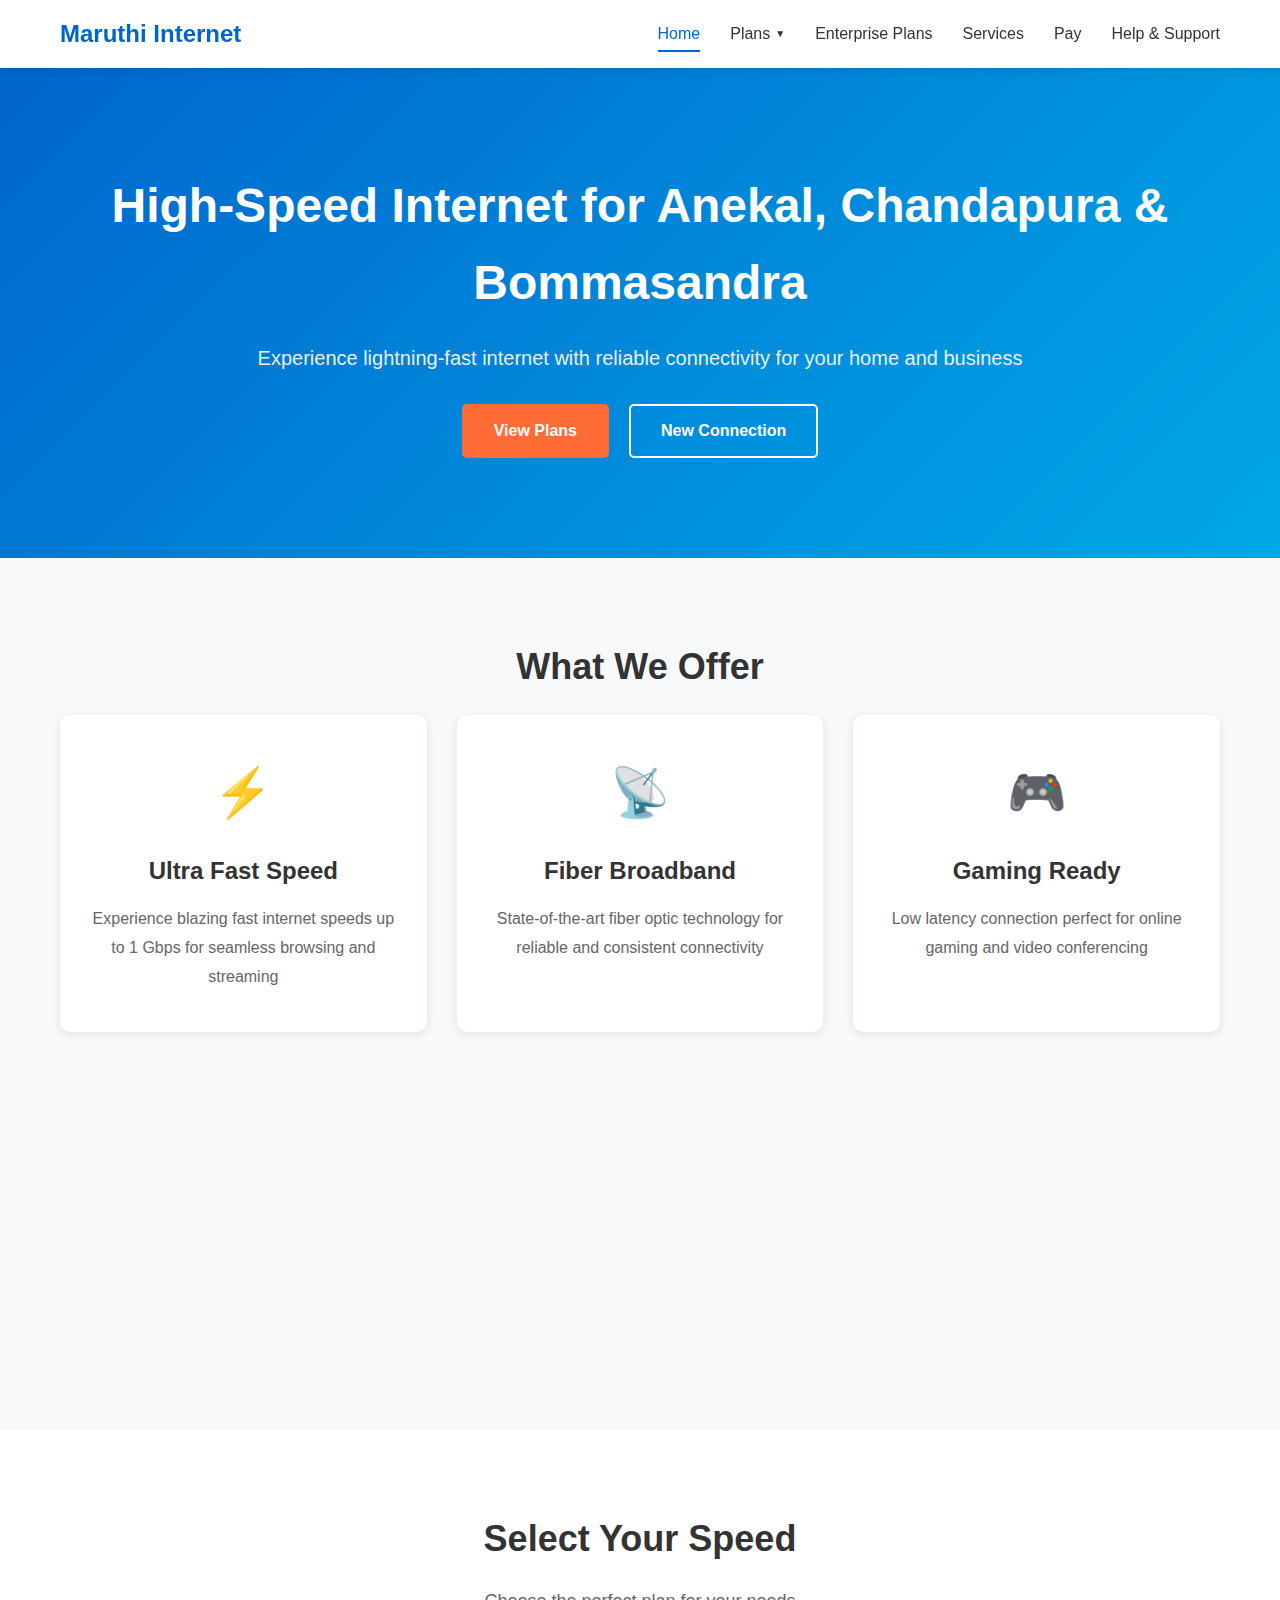
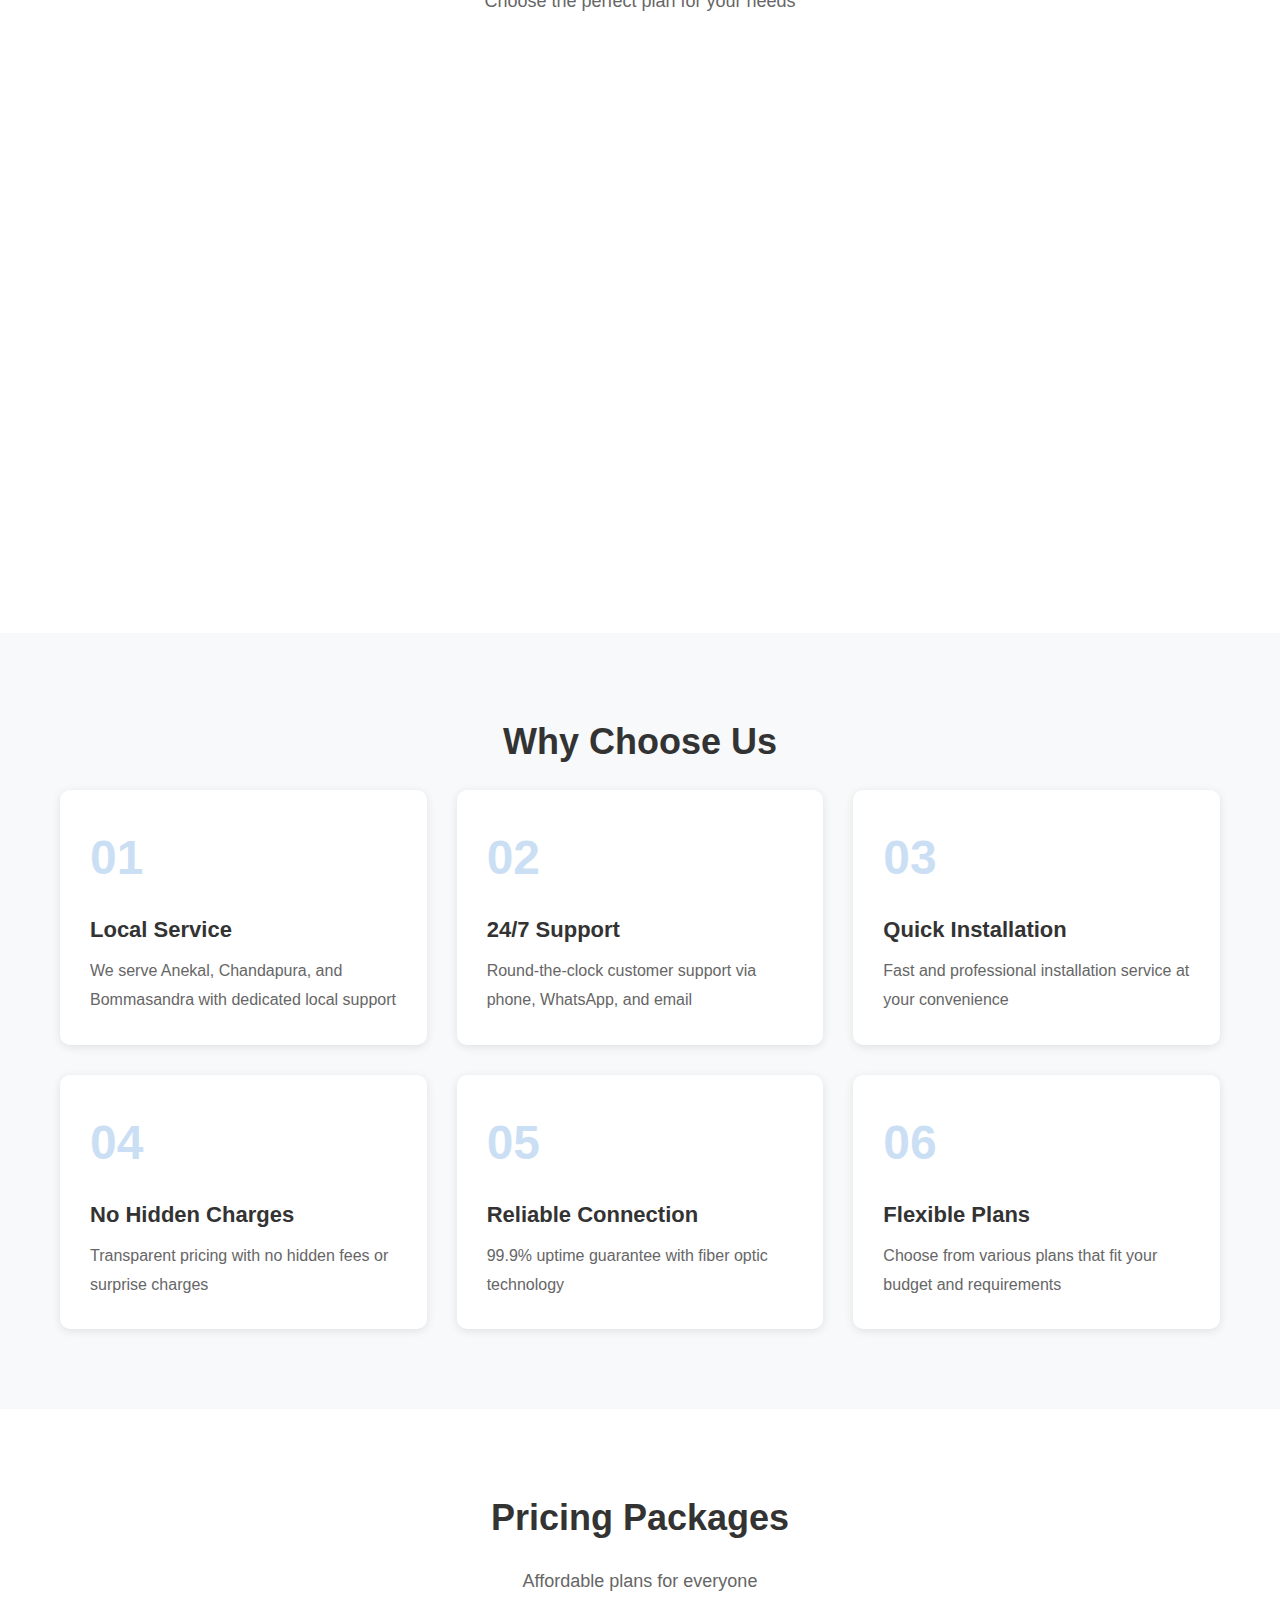
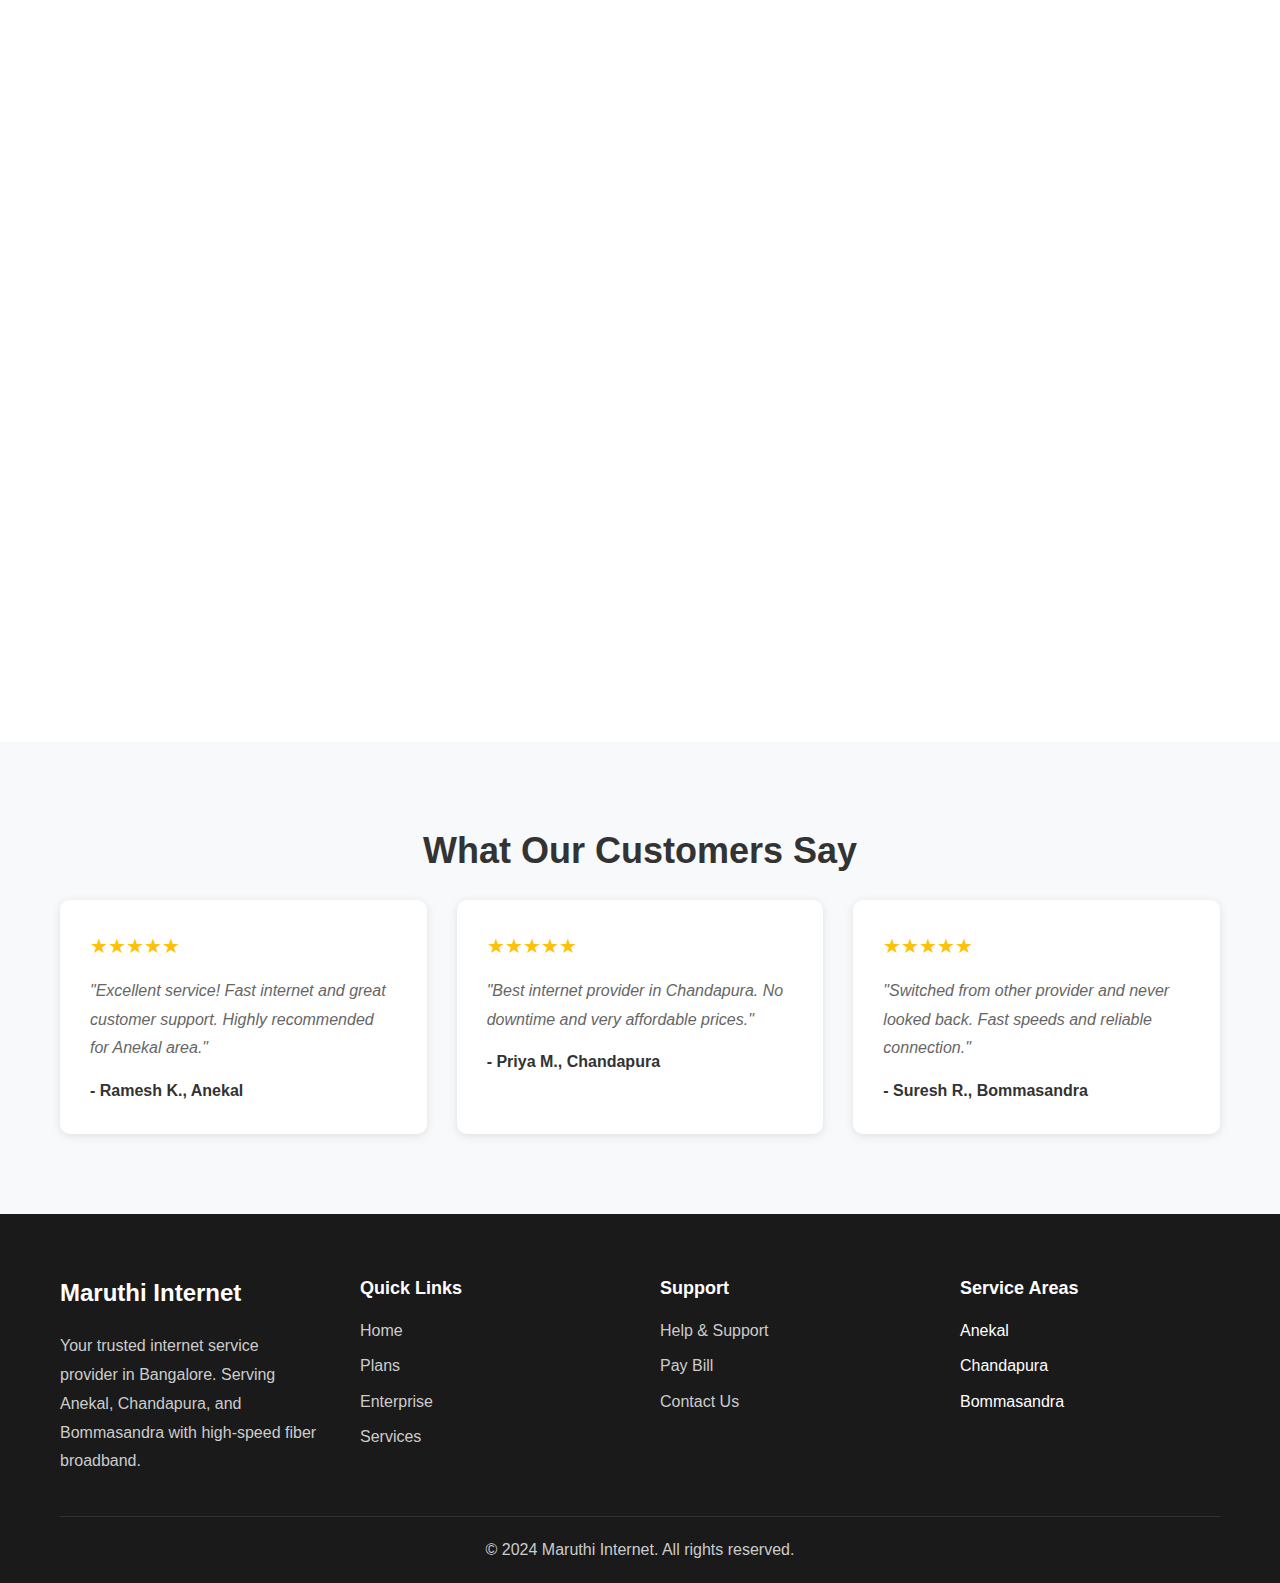
<file: index.html>
<!DOCTYPE html>
<html lang="en">
<head>
    <meta charset="UTF-8">
    <meta name="viewport" content="width=device-width, initial-scale=1.0">
    <title>Maruthi Internet - High Speed Broadband Services in Bangalore</title>
    <link rel="stylesheet" href="styles.css">
</head>
<body>
    <!-- Sticky Header -->
    <header class="sticky-header">
        <div class="container">
            <div class="header-content">
                <div class="logo">
                    <a href="index.html">Maruthi Internet</a>
                </div>
                <nav class="nav-menu" id="navMenu">
                    <a href="index.html" class="active">Home</a>
                    <div class="dropdown">
                        <a href="plans.html" class="dropdown-toggle">Plans <span>▼</span></a>
                        <div class="dropdown-menu">
                            <a href="plans.html#internet">Internet</a>
                            <a href="plans.html#entertainment">Entertainment</a>
                        </div>
                    </div>
                    <a href="enterprise.html">Enterprise Plans</a>
                    <a href="services.html">Services</a>
                    <a href="pay.html">Pay</a>
                    <a href="help-support.html">Help & Support</a>
                </nav>
                <button class="mobile-menu-toggle" id="mobileMenuToggle">
                    <span></span>
                    <span></span>
                    <span></span>
                </button>
            </div>
        </div>
    </header>

    <!-- Hero Section -->
    <section class="hero">
        <div class="container">
            <div class="hero-content">
                <h1>High-Speed Internet for Anekal, Chandapura & Bommasandra</h1>
                <p>Experience lightning-fast internet with reliable connectivity for your home and business</p>
                <div class="hero-buttons">
                    <a href="#pricing" class="btn btn-primary">View Plans</a>
                    <a href="help-support.html" class="btn btn-secondary">New Connection</a>
                </div>
            </div>
        </div>
    </section>

    <!-- What We Offer -->
    <section class="what-we-offer">
        <div class="container">
            <h2 class="section-title">What We Offer</h2>
            <div class="offer-grid">
                <div class="offer-card">
                    <div class="offer-icon">⚡</div>
                    <h3>Ultra Fast Speed</h3>
                    <p>Experience blazing fast internet speeds up to 1 Gbps for seamless browsing and streaming</p>
                </div>
                <div class="offer-card">
                    <div class="offer-icon">📡</div>
                    <h3>Fiber Broadband</h3>
                    <p>State-of-the-art fiber optic technology for reliable and consistent connectivity</p>
                </div>
                <div class="offer-card">
                    <div class="offer-icon">🎮</div>
                    <h3>Gaming Ready</h3>
                    <p>Low latency connection perfect for online gaming and video conferencing</p>
                </div>
                <div class="offer-card">
                    <div class="offer-icon">📺</div>
                    <h3>Entertainment Plans</h3>
                    <p>Bundle plans with internet and entertainment services for the whole family</p>
                </div>
                <div class="offer-card">
                    <div class="offer-icon">🏢</div>
                    <h3>Enterprise Solutions</h3>
                    <p>Dedicated internet leased lines for businesses with 24/7 support</p>
                </div>
                <div class="offer-card">
                    <div class="offer-icon">💰</div>
                    <h3>Affordable Pricing</h3>
                    <p>Competitive prices with flexible plans to suit every budget</p>
                </div>
            </div>
        </div>
    </section>

    <!-- Select Your Speed -->
    <section class="select-speed">
        <div class="container">
            <h2 class="section-title">Select Your Speed</h2>
            <p class="section-subtitle">Choose the perfect plan for your needs</p>
            <div class="speed-grid">
                <div class="speed-card">
                    <div class="speed-badge">Basic</div>
                    <h3>50 Mbps</h3>
                    <p class="speed-desc">Perfect for browsing and light streaming</p>
                    <ul>
                        <li>✓ Unlimited Data</li>
                        <li>✓ HD Streaming</li>
                        <li>✓ 24/7 Support</li>
                    </ul>
                    <a href="plans.html" class="btn btn-outline">View Details</a>
                </div>
                <div class="speed-card featured">
                    <div class="speed-badge">Popular</div>
                    <h3>100 Mbps</h3>
                    <p class="speed-desc">Ideal for families and multiple devices</p>
                    <ul>
                        <li>✓ Unlimited Data</li>
                        <li>✓ 4K Streaming</li>
                        <li>✓ Gaming Ready</li>
                        <li>✓ 24/7 Support</li>
                    </ul>
                    <a href="plans.html" class="btn btn-primary">View Details</a>
                </div>
                <div class="speed-card">
                    <div class="speed-badge">Premium</div>
                    <h3>200 Mbps</h3>
                    <p class="speed-desc">For power users and large households</p>
                    <ul>
                        <li>✓ Unlimited Data</li>
                        <li>✓ 4K Streaming</li>
                        <li>✓ Ultra Low Latency</li>
                        <li>✓ Priority Support</li>
                    </ul>
                    <a href="plans.html" class="btn btn-outline">View Details</a>
                </div>
            </div>
        </div>
    </section>

    <!-- Why Choose Us -->
    <section class="why-choose-us">
        <div class="container">
            <h2 class="section-title">Why Choose Us</h2>
            <div class="features-grid">
                <div class="feature-item">
                    <div class="feature-number">01</div>
                    <h3>Local Service</h3>
                    <p>We serve Anekal, Chandapura, and Bommasandra with dedicated local support</p>
                </div>
                <div class="feature-item">
                    <div class="feature-number">02</div>
                    <h3>24/7 Support</h3>
                    <p>Round-the-clock customer support via phone, WhatsApp, and email</p>
                </div>
                <div class="feature-item">
                    <div class="feature-number">03</div>
                    <h3>Quick Installation</h3>
                    <p>Fast and professional installation service at your convenience</p>
                </div>
                <div class="feature-item">
                    <div class="feature-number">04</div>
                    <h3>No Hidden Charges</h3>
                    <p>Transparent pricing with no hidden fees or surprise charges</p>
                </div>
                <div class="feature-item">
                    <div class="feature-number">05</div>
                    <h3>Reliable Connection</h3>
                    <p>99.9% uptime guarantee with fiber optic technology</p>
                </div>
                <div class="feature-item">
                    <div class="feature-number">06</div>
                    <h3>Flexible Plans</h3>
                    <p>Choose from various plans that fit your budget and requirements</p>
                </div>
            </div>
        </div>
    </section>

    <!-- Pricing Package -->
    <section class="pricing" id="pricing">
        <div class="container">
            <h2 class="section-title">Pricing Packages</h2>
            <p class="section-subtitle">Affordable plans for everyone</p>
            <div class="pricing-grid">
                <div class="pricing-card">
                    <h3>Basic Plan</h3>
                    <div class="price">
                        <span class="currency">₹</span>
                        <span class="amount">499</span>
                        <span class="period">/month</span>
                    </div>
                    <ul class="pricing-features">
                        <li>50 Mbps Speed</li>
                        <li>Unlimited Data</li>
                        <li>Free Installation</li>
                        <li>24/7 Support</li>
                    </ul>
                    <a href="plans.html" class="btn btn-outline">Select Plan</a>
                </div>
                <div class="pricing-card featured">
                    <div class="popular-badge">Most Popular</div>
                    <h3>Standard Plan</h3>
                    <div class="price">
                        <span class="currency">₹</span>
                        <span class="amount">799</span>
                        <span class="period">/month</span>
                    </div>
                    <ul class="pricing-features">
                        <li>100 Mbps Speed</li>
                        <li>Unlimited Data</li>
                        <li>Free Installation</li>
                        <li>Free Router</li>
                        <li>24/7 Support</li>
                    </ul>
                    <a href="plans.html" class="btn btn-primary">Select Plan</a>
                </div>
                <div class="pricing-card">
                    <h3>Premium Plan</h3>
                    <div class="price">
                        <span class="currency">₹</span>
                        <span class="amount">1299</span>
                        <span class="period">/month</span>
                    </div>
                    <ul class="pricing-features">
                        <li>200 Mbps Speed</li>
                        <li>Unlimited Data</li>
                        <li>Free Installation</li>
                        <li>Free Router</li>
                        <li>Priority Support</li>
                        <li>Static IP Available</li>
                    </ul>
                    <a href="plans.html" class="btn btn-outline">Select Plan</a>
                </div>
            </div>
        </div>
    </section>

    <!-- Reviews -->
    <section class="reviews">
        <div class="container">
            <h2 class="section-title">What Our Customers Say</h2>
            <div class="reviews-grid">
                <div class="review-card">
                    <div class="review-stars">★★★★★</div>
                    <p class="review-text">"Excellent service! Fast internet and great customer support. Highly recommended for Anekal area."</p>
                    <p class="review-author">- Ramesh K., Anekal</p>
                </div>
                <div class="review-card">
                    <div class="review-stars">★★★★★</div>
                    <p class="review-text">"Best internet provider in Chandapura. No downtime and very affordable prices."</p>
                    <p class="review-author">- Priya M., Chandapura</p>
                </div>
                <div class="review-card">
                    <div class="review-stars">★★★★★</div>
                    <p class="review-text">"Switched from other provider and never looked back. Fast speeds and reliable connection."</p>
                    <p class="review-author">- Suresh R., Bommasandra</p>
                </div>
            </div>
        </div>
    </section>

    <!-- Footer -->
    <footer class="footer">
        <div class="container">
            <div class="footer-content">
                <div class="footer-section">
                    <h3>Maruthi Internet</h3>
                    <p>Your trusted internet service provider in Bangalore. Serving Anekal, Chandapura, and Bommasandra with high-speed fiber broadband.</p>
                </div>
                <div class="footer-section">
                    <h4>Quick Links</h4>
                    <ul>
                        <li><a href="index.html">Home</a></li>
                        <li><a href="plans.html">Plans</a></li>
                        <li><a href="enterprise.html">Enterprise</a></li>
                        <li><a href="services.html">Services</a></li>
                    </ul>
                </div>
                <div class="footer-section">
                    <h4>Support</h4>
                    <ul>
                        <li><a href="help-support.html">Help & Support</a></li>
                        <li><a href="pay.html">Pay Bill</a></li>
                        <li><a href="help-support.html#contact">Contact Us</a></li>
                    </ul>
                </div>
                <div class="footer-section">
                    <h4>Service Areas</h4>
                    <ul>
                        <li>Anekal</li>
                        <li>Chandapura</li>
                        <li>Bommasandra</li>
                    </ul>
                </div>
            </div>
            <div class="footer-bottom">
                <p>&copy; 2024 Maruthi Internet. All rights reserved.</p>
            </div>
        </div>
    </footer>

    <script src="script.js"></script>
</body>
</html>
</file>
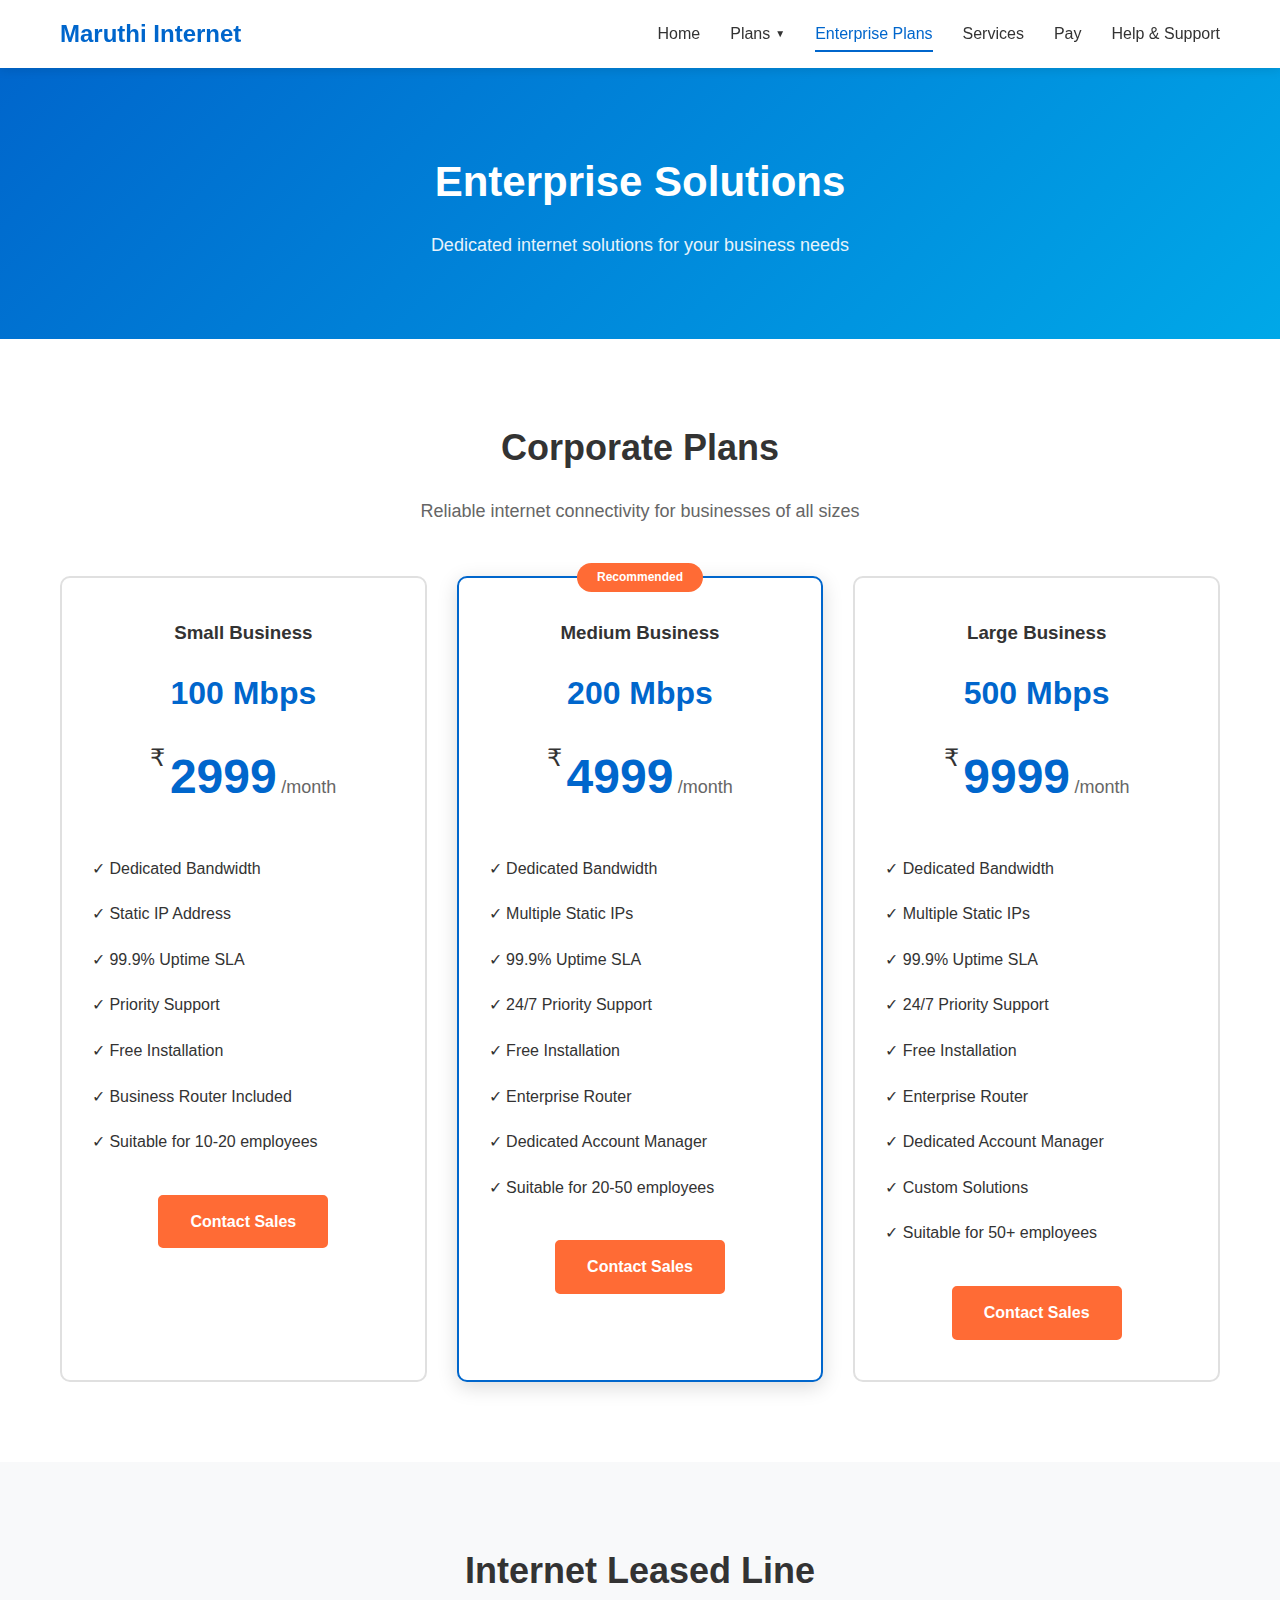
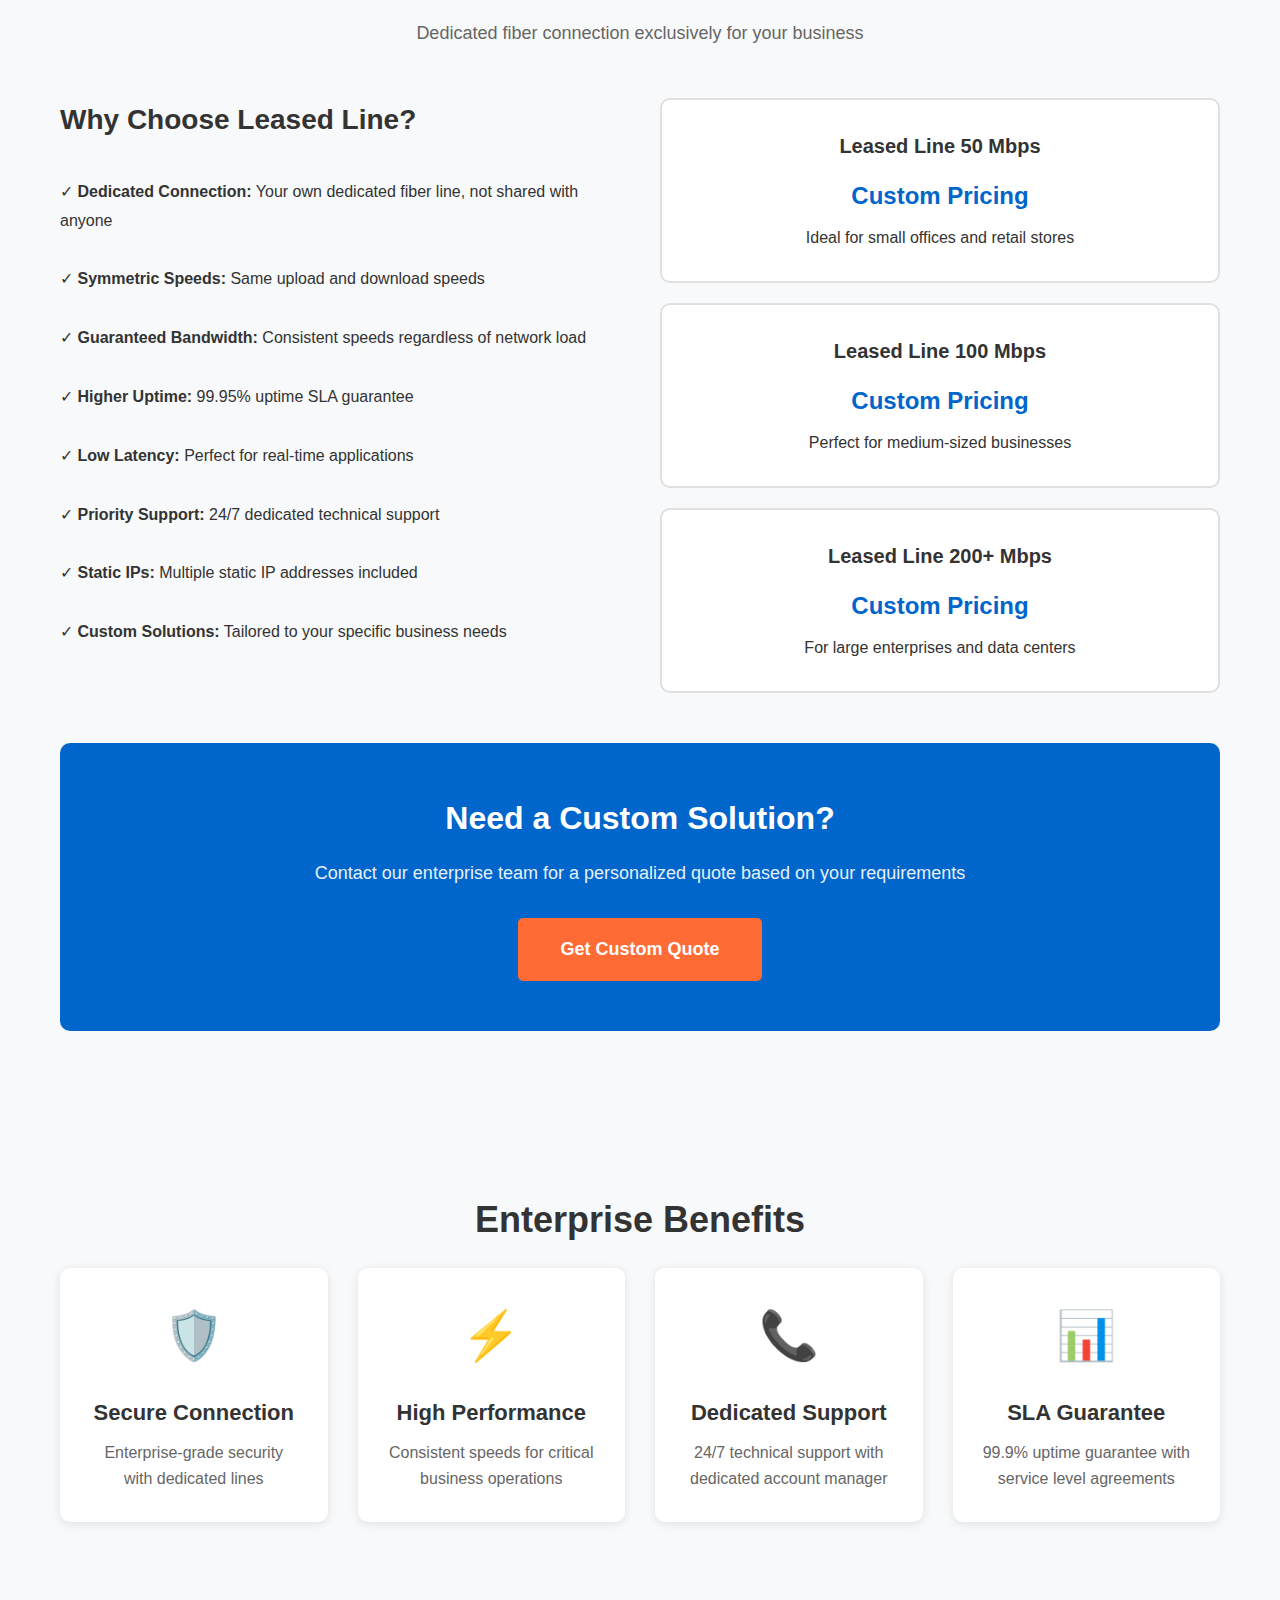
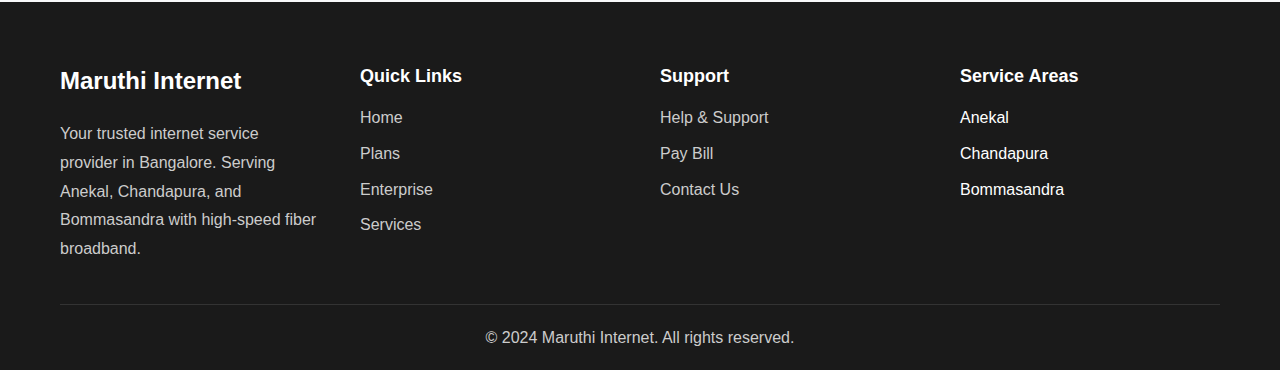
<file: enterprise.html>
<!DOCTYPE html>
<html lang="en">
<head>
    <meta charset="UTF-8">
    <meta name="viewport" content="width=device-width, initial-scale=1.0">
    <title>Enterprise Plans - Maruthi Internet</title>
    <link rel="stylesheet" href="styles.css">
</head>
<body>
    <!-- Sticky Header -->
    <header class="sticky-header">
        <div class="container">
            <div class="header-content">
                <div class="logo">
                    <a href="index.html">Maruthi Internet</a>
                </div>
                <nav class="nav-menu" id="navMenu">
                    <a href="index.html">Home</a>
                    <div class="dropdown">
                        <a href="plans.html" class="dropdown-toggle">Plans <span>▼</span></a>
                        <div class="dropdown-menu">
                            <a href="plans.html#internet">Internet</a>
                            <a href="plans.html#entertainment">Entertainment</a>
                        </div>
                    </div>
                    <a href="enterprise.html" class="active">Enterprise Plans</a>
                    <a href="services.html">Services</a>
                    <a href="pay.html">Pay</a>
                    <a href="help-support.html">Help & Support</a>
                </nav>
                <button class="mobile-menu-toggle" id="mobileMenuToggle">
                    <span></span>
                    <span></span>
                    <span></span>
                </button>
            </div>
        </div>
    </header>

    <!-- Page Header -->
    <section class="page-header">
        <div class="container">
            <h1>Enterprise Solutions</h1>
            <p>Dedicated internet solutions for your business needs</p>
        </div>
    </section>

    <!-- Corporate Plans -->
    <section class="enterprise-section">
        <div class="container">
            <h2 class="section-title">Corporate Plans</h2>
            <p class="section-subtitle">Reliable internet connectivity for businesses of all sizes</p>
            <div class="enterprise-grid">
                <div class="enterprise-card">
                    <h3>Small Business</h3>
                    <div class="enterprise-speed">100 Mbps</div>
                    <div class="enterprise-price">
                        <span class="currency">₹</span>
                        <span class="amount">2999</span>
                        <span class="period">/month</span>
                    </div>
                    <ul class="enterprise-features">
                        <li>✓ Dedicated Bandwidth</li>
                        <li>✓ Static IP Address</li>
                        <li>✓ 99.9% Uptime SLA</li>
                        <li>✓ Priority Support</li>
                        <li>✓ Free Installation</li>
                        <li>✓ Business Router Included</li>
                        <li>✓ Suitable for 10-20 employees</li>
                    </ul>
                    <a href="help-support.html" class="btn btn-primary">Contact Sales</a>
                </div>
                <div class="enterprise-card featured">
                    <div class="popular-badge">Recommended</div>
                    <h3>Medium Business</h3>
                    <div class="enterprise-speed">200 Mbps</div>
                    <div class="enterprise-price">
                        <span class="currency">₹</span>
                        <span class="amount">4999</span>
                        <span class="period">/month</span>
                    </div>
                    <ul class="enterprise-features">
                        <li>✓ Dedicated Bandwidth</li>
                        <li>✓ Multiple Static IPs</li>
                        <li>✓ 99.9% Uptime SLA</li>
                        <li>✓ 24/7 Priority Support</li>
                        <li>✓ Free Installation</li>
                        <li>✓ Enterprise Router</li>
                        <li>✓ Dedicated Account Manager</li>
                        <li>✓ Suitable for 20-50 employees</li>
                    </ul>
                    <a href="help-support.html" class="btn btn-primary">Contact Sales</a>
                </div>
                <div class="enterprise-card">
                    <h3>Large Business</h3>
                    <div class="enterprise-speed">500 Mbps</div>
                    <div class="enterprise-price">
                        <span class="currency">₹</span>
                        <span class="amount">9999</span>
                        <span class="period">/month</span>
                    </div>
                    <ul class="enterprise-features">
                        <li>✓ Dedicated Bandwidth</li>
                        <li>✓ Multiple Static IPs</li>
                        <li>✓ 99.9% Uptime SLA</li>
                        <li>✓ 24/7 Priority Support</li>
                        <li>✓ Free Installation</li>
                        <li>✓ Enterprise Router</li>
                        <li>✓ Dedicated Account Manager</li>
                        <li>✓ Custom Solutions</li>
                        <li>✓ Suitable for 50+ employees</li>
                    </ul>
                    <a href="help-support.html" class="btn btn-primary">Contact Sales</a>
                </div>
            </div>
        </div>
    </section>

    <!-- Internet Leased Line -->
    <section class="enterprise-section">
        <div class="container">
            <h2 class="section-title">Internet Leased Line</h2>
            <p class="section-subtitle">Dedicated fiber connection exclusively for your business</p>
            <div class="leased-line-info">
                <div class="info-content">
                    <h3>Why Choose Leased Line?</h3>
                    <ul class="info-list">
                        <li>✓ <strong>Dedicated Connection:</strong> Your own dedicated fiber line, not shared with anyone</li>
                        <li>✓ <strong>Symmetric Speeds:</strong> Same upload and download speeds</li>
                        <li>✓ <strong>Guaranteed Bandwidth:</strong> Consistent speeds regardless of network load</li>
                        <li>✓ <strong>Higher Uptime:</strong> 99.95% uptime SLA guarantee</li>
                        <li>✓ <strong>Low Latency:</strong> Perfect for real-time applications</li>
                        <li>✓ <strong>Priority Support:</strong> 24/7 dedicated technical support</li>
                        <li>✓ <strong>Static IPs:</strong> Multiple static IP addresses included</li>
                        <li>✓ <strong>Custom Solutions:</strong> Tailored to your specific business needs</li>
                    </ul>
                </div>
                <div class="leased-line-plans">
                    <div class="leased-line-card">
                        <h4>Leased Line 50 Mbps</h4>
                        <div class="price">Custom Pricing</div>
                        <p>Ideal for small offices and retail stores</p>
                    </div>
                    <div class="leased-line-card">
                        <h4>Leased Line 100 Mbps</h4>
                        <div class="price">Custom Pricing</div>
                        <p>Perfect for medium-sized businesses</p>
                    </div>
                    <div class="leased-line-card">
                        <h4>Leased Line 200+ Mbps</h4>
                        <div class="price">Custom Pricing</div>
                        <p>For large enterprises and data centers</p>
                    </div>
                </div>
            </div>
            <div class="cta-box">
                <h3>Need a Custom Solution?</h3>
                <p>Contact our enterprise team for a personalized quote based on your requirements</p>
                <a href="help-support.html" class="btn btn-primary btn-large">Get Custom Quote</a>
            </div>
        </div>
    </section>

    <!-- Benefits Section -->
    <section class="enterprise-benefits">
        <div class="container">
            <h2 class="section-title">Enterprise Benefits</h2>
            <div class="benefits-grid">
                <div class="benefit-item">
                    <div class="benefit-icon">🛡️</div>
                    <h3>Secure Connection</h3>
                    <p>Enterprise-grade security with dedicated lines</p>
                </div>
                <div class="benefit-item">
                    <div class="benefit-icon">⚡</div>
                    <h3>High Performance</h3>
                    <p>Consistent speeds for critical business operations</p>
                </div>
                <div class="benefit-item">
                    <div class="benefit-icon">📞</div>
                    <h3>Dedicated Support</h3>
                    <p>24/7 technical support with dedicated account manager</p>
                </div>
                <div class="benefit-item">
                    <div class="benefit-icon">📊</div>
                    <h3>SLA Guarantee</h3>
                    <p>99.9% uptime guarantee with service level agreements</p>
                </div>
            </div>
        </div>
    </section>

    <!-- Footer -->
    <footer class="footer">
        <div class="container">
            <div class="footer-content">
                <div class="footer-section">
                    <h3>Maruthi Internet</h3>
                    <p>Your trusted internet service provider in Bangalore. Serving Anekal, Chandapura, and Bommasandra with high-speed fiber broadband.</p>
                </div>
                <div class="footer-section">
                    <h4>Quick Links</h4>
                    <ul>
                        <li><a href="index.html">Home</a></li>
                        <li><a href="plans.html">Plans</a></li>
                        <li><a href="enterprise.html">Enterprise</a></li>
                        <li><a href="services.html">Services</a></li>
                    </ul>
                </div>
                <div class="footer-section">
                    <h4>Support</h4>
                    <ul>
                        <li><a href="help-support.html">Help & Support</a></li>
                        <li><a href="pay.html">Pay Bill</a></li>
                        <li><a href="help-support.html#contact">Contact Us</a></li>
                    </ul>
                </div>
                <div class="footer-section">
                    <h4>Service Areas</h4>
                    <ul>
                        <li>Anekal</li>
                        <li>Chandapura</li>
                        <li>Bommasandra</li>
                    </ul>
                </div>
            </div>
            <div class="footer-bottom">
                <p>&copy; 2024 Maruthi Internet. All rights reserved.</p>
            </div>
        </div>
    </footer>

    <script src="script.js"></script>
</body>
</html>
</file>
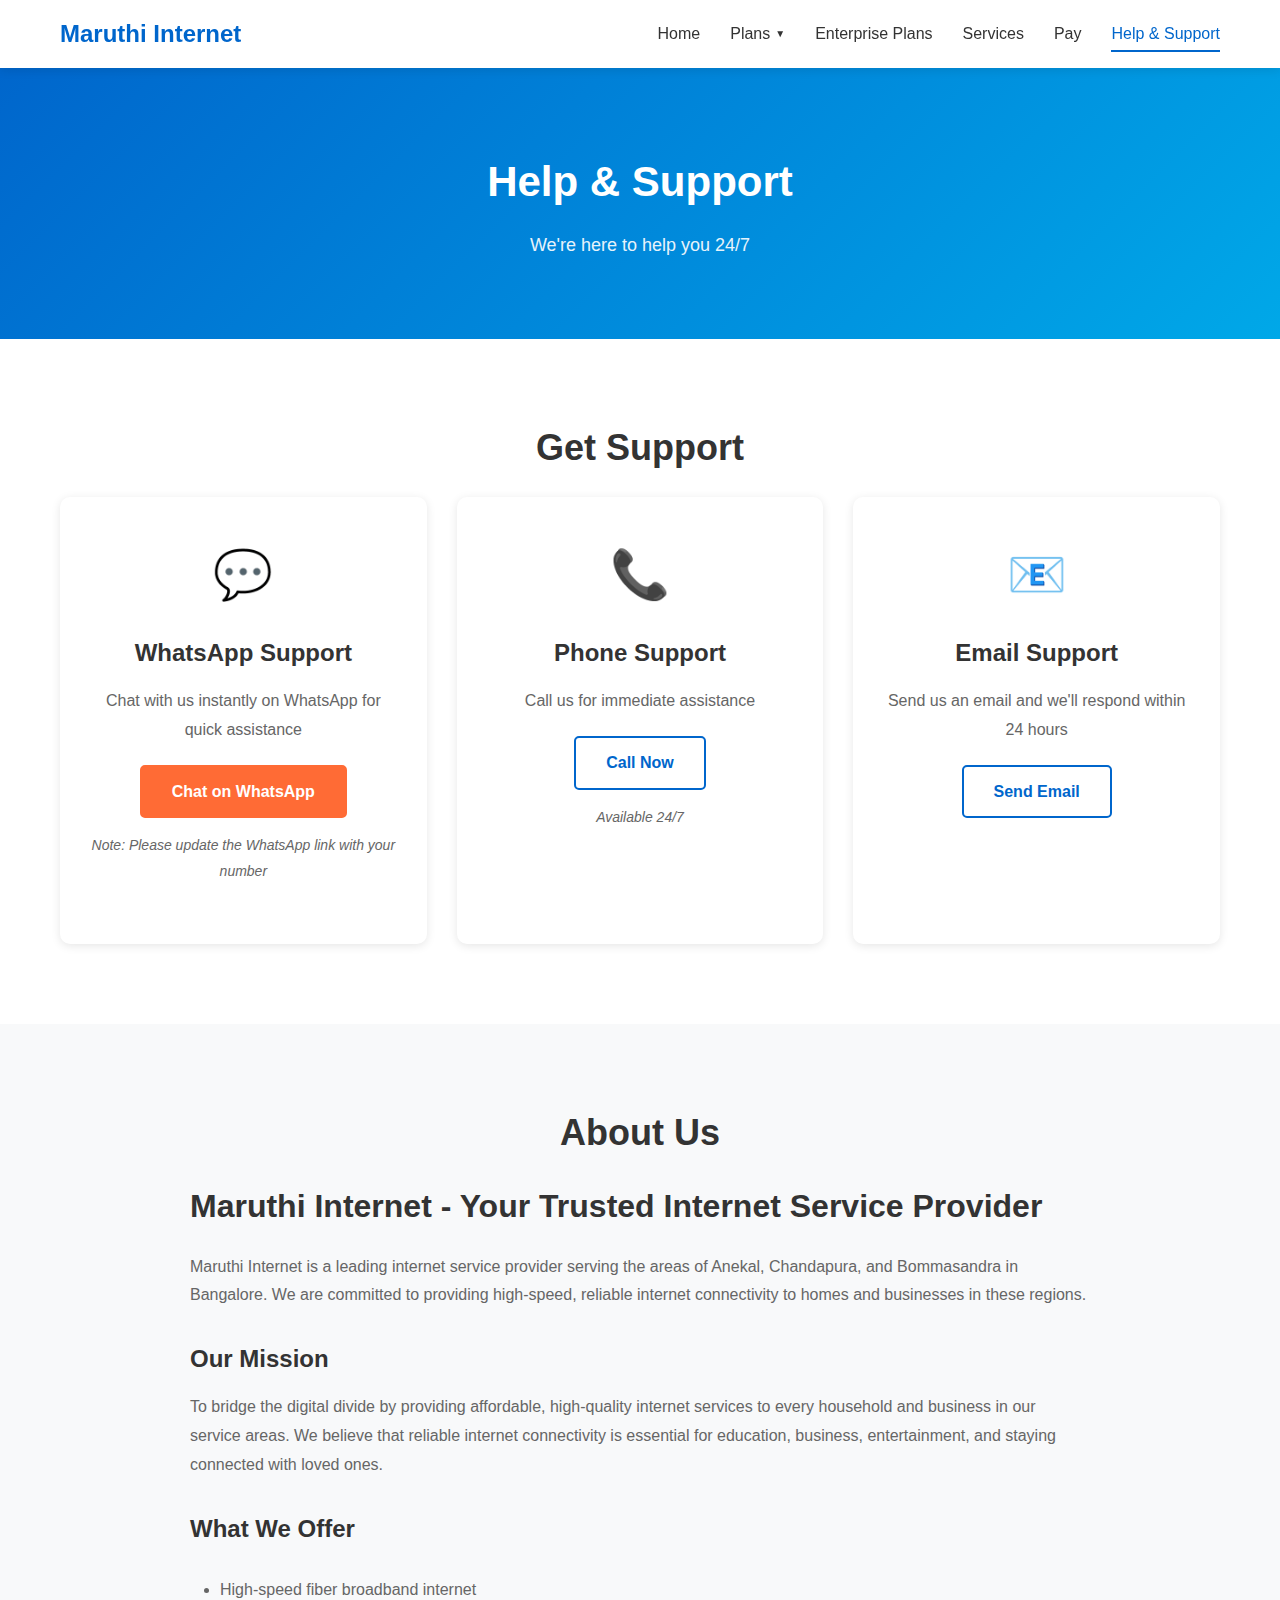
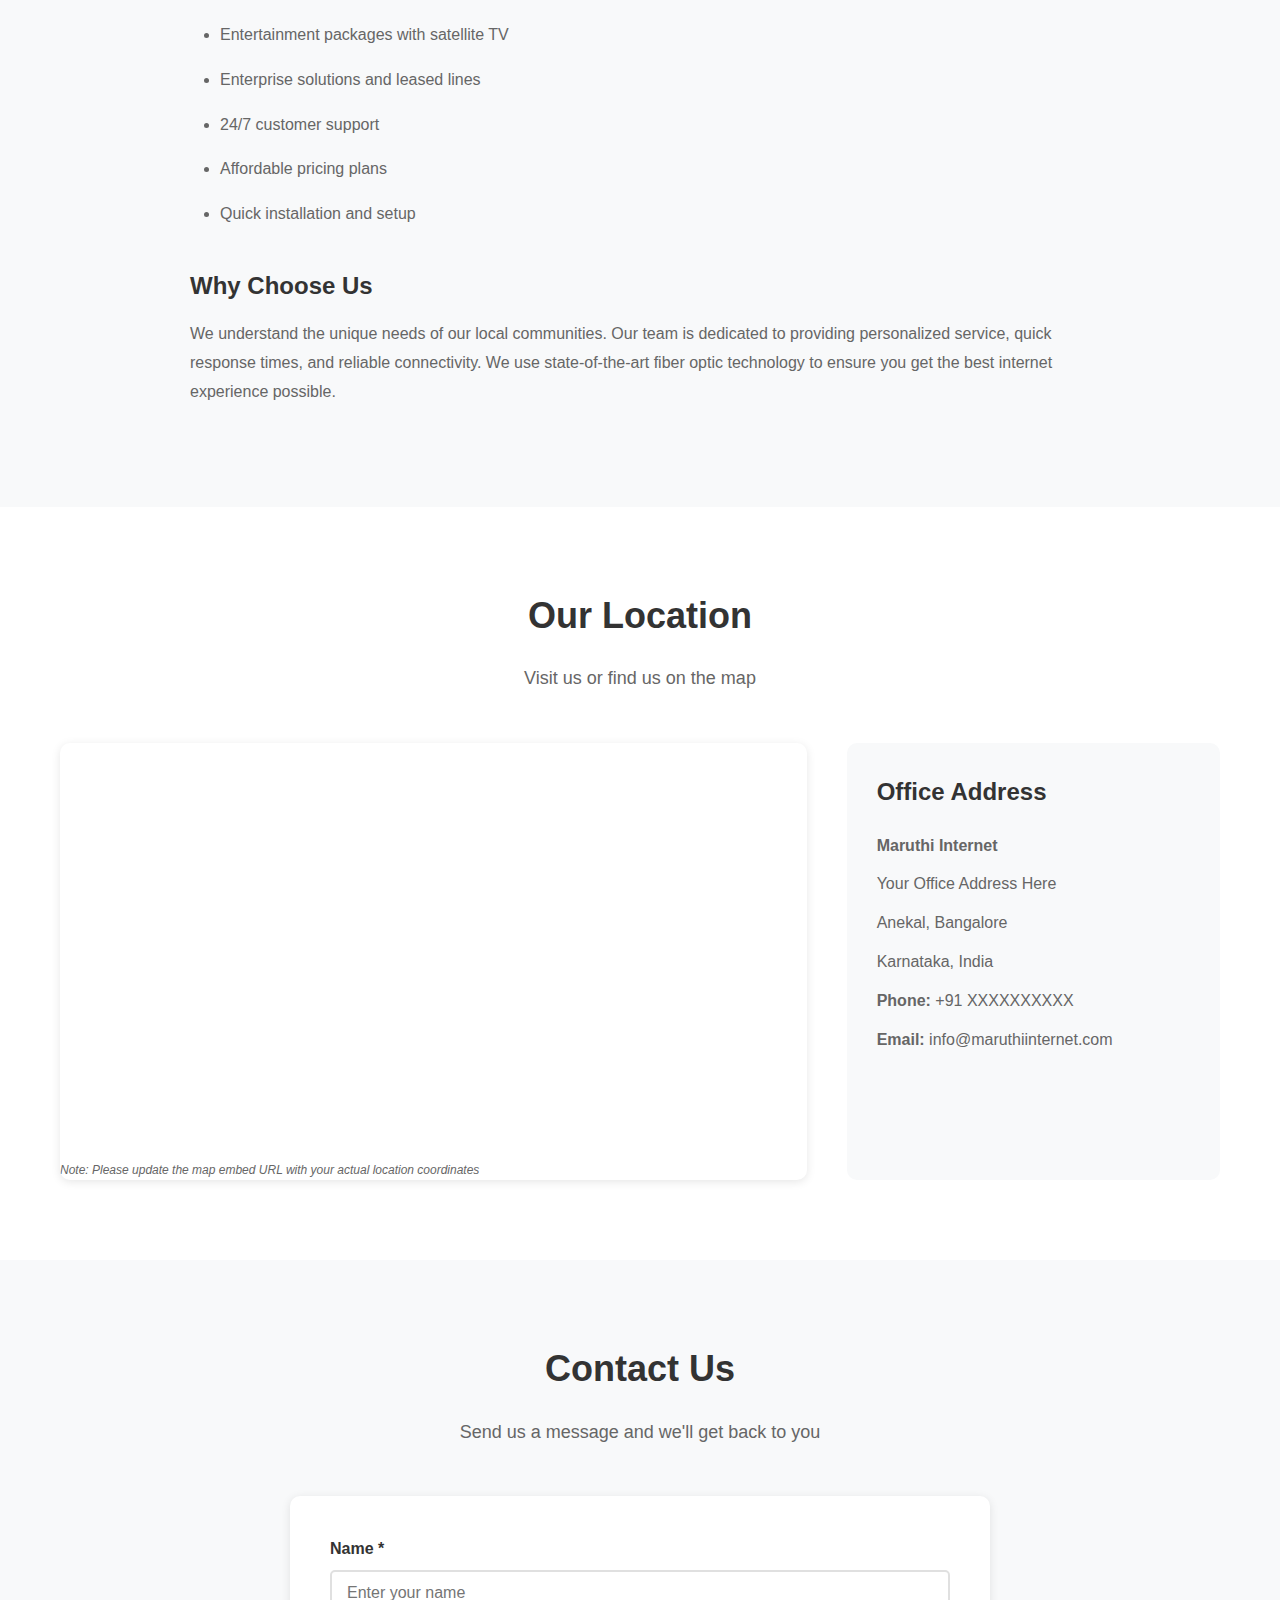
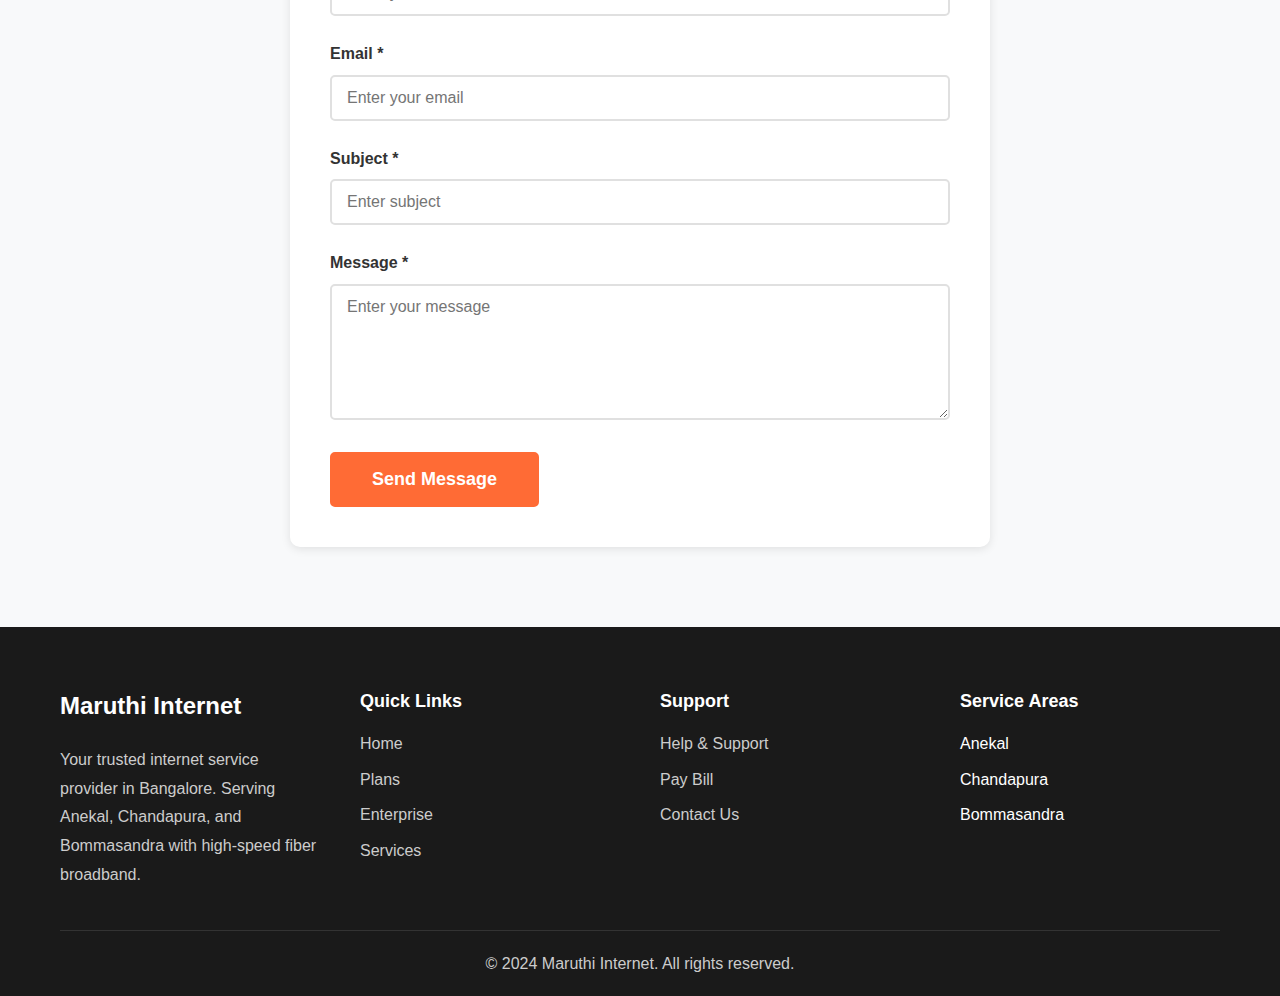
<file: help-support.html>
<!DOCTYPE html>
<html lang="en">
<head>
    <meta charset="UTF-8">
    <meta name="viewport" content="width=device-width, initial-scale=1.0">
    <title>Help & Support - Maruthi Internet</title>
    <link rel="stylesheet" href="styles.css">
</head>
<body>
    <!-- Sticky Header -->
    <header class="sticky-header">
        <div class="container">
            <div class="header-content">
                <div class="logo">
                    <a href="index.html">Maruthi Internet</a>
                </div>
                <nav class="nav-menu" id="navMenu">
                    <a href="index.html">Home</a>
                    <div class="dropdown">
                        <a href="plans.html" class="dropdown-toggle">Plans <span>▼</span></a>
                        <div class="dropdown-menu">
                            <a href="plans.html#internet">Internet</a>
                            <a href="plans.html#entertainment">Entertainment</a>
                        </div>
                    </div>
                    <a href="enterprise.html">Enterprise Plans</a>
                    <a href="services.html">Services</a>
                    <a href="pay.html">Pay</a>
                    <a href="help-support.html" class="active">Help & Support</a>
                </nav>
                <button class="mobile-menu-toggle" id="mobileMenuToggle">
                    <span></span>
                    <span></span>
                    <span></span>
                </button>
            </div>
        </div>
    </header>

    <!-- Page Header -->
    <section class="page-header">
        <div class="container">
            <h1>Help & Support</h1>
            <p>We're here to help you 24/7</p>
        </div>
    </section>

    <!-- Support Section -->
    <section class="support-section">
        <div class="container">
            <h2 class="section-title">Get Support</h2>
            <div class="support-options">
                <div class="support-card">
                    <div class="support-icon">💬</div>
                    <h3>WhatsApp Support</h3>
                    <p>Chat with us instantly on WhatsApp for quick assistance</p>
                    <a href="https://wa.me/yournumber" class="btn btn-primary" target="_blank" id="whatsappLink">
                        Chat on WhatsApp
                    </a>
                    <p class="support-note">Note: Please update the WhatsApp link with your number</p>
                </div>
                <div class="support-card">
                    <div class="support-icon">📞</div>
                    <h3>Phone Support</h3>
                    <p>Call us for immediate assistance</p>
                    <a href="tel:+91XXXXXXXXXX" class="btn btn-outline">Call Now</a>
                    <p class="support-note">Available 24/7</p>
                </div>
                <div class="support-card">
                    <div class="support-icon">📧</div>
                    <h3>Email Support</h3>
                    <p>Send us an email and we'll respond within 24 hours</p>
                    <a href="mailto:support@maruthiinternet.com" class="btn btn-outline">Send Email</a>
                </div>
            </div>
        </div>
    </section>

    <!-- About Us Section -->
    <section class="about-section" id="about">
        <div class="container">
            <h2 class="section-title">About Us</h2>
            <div class="about-content">
                <div class="about-text">
                    <h3>Maruthi Internet - Your Trusted Internet Service Provider</h3>
                    <p>Maruthi Internet is a leading internet service provider serving the areas of Anekal, Chandapura, and Bommasandra in Bangalore. We are committed to providing high-speed, reliable internet connectivity to homes and businesses in these regions.</p>
                    
                    <h4>Our Mission</h4>
                    <p>To bridge the digital divide by providing affordable, high-quality internet services to every household and business in our service areas. We believe that reliable internet connectivity is essential for education, business, entertainment, and staying connected with loved ones.</p>
                    
                    <h4>What We Offer</h4>
                    <ul>
                        <li>High-speed fiber broadband internet</li>
                        <li>Entertainment packages with satellite TV</li>
                        <li>Enterprise solutions and leased lines</li>
                        <li>24/7 customer support</li>
                        <li>Affordable pricing plans</li>
                        <li>Quick installation and setup</li>
                    </ul>
                    
                    <h4>Why Choose Us</h4>
                    <p>We understand the unique needs of our local communities. Our team is dedicated to providing personalized service, quick response times, and reliable connectivity. We use state-of-the-art fiber optic technology to ensure you get the best internet experience possible.</p>
                </div>
            </div>
        </div>
    </section>

    <!-- Location Map Section -->
    <section class="location-section">
        <div class="container">
            <h2 class="section-title">Our Location</h2>
            <p class="section-subtitle">Visit us or find us on the map</p>
            <div class="location-content">
                <div class="map-container">
                    <iframe 
                        src="https://www.google.com/maps/embed?pb=!1m18!1m12!1m3!1d3888.1234567890123!2d77.7000!3d12.8000!2m3!1f0!2f0!3f0!3m2!1i1024!2i768!4f13.1!3m3!1m2!1s0x0%3A0x0!2zMTLCsDQ4JzAwLjAiTiA3N8KwNDInMDAuMCJF!5e0!3m2!1sen!2sin!4v1234567890123!5m2!1sen!2sin" 
                        width="100%" 
                        height="400" 
                        style="border:0;" 
                        allowfullscreen="" 
                        loading="lazy" 
                        referrerpolicy="no-referrer-when-downgrade">
                    </iframe>
                    <p class="map-note">Note: Please update the map embed URL with your actual location coordinates</p>
                </div>
                <div class="location-info">
                    <h3>Office Address</h3>
                    <div class="address-details">
                        <p><strong>Maruthi Internet</strong></p>
                        <p>Your Office Address Here</p>
                        <p>Anekal, Bangalore</p>
                        <p>Karnataka, India</p>
                        <p><strong>Phone:</strong> +91 XXXXXXXXXX</p>
                        <p><strong>Email:</strong> info@maruthiinternet.com</p>
                    </div>
                </div>
            </div>
        </div>
    </section>

    <!-- Contact Form Section -->
    <section class="contact-section" id="contact">
        <div class="container">
            <h2 class="section-title">Contact Us</h2>
            <p class="section-subtitle">Send us a message and we'll get back to you</p>
            <div class="contact-form-container">
                <form class="contact-form" id="contactForm">
                    <div class="form-group">
                        <label for="name">Name *</label>
                        <input type="text" id="name" name="name" required placeholder="Enter your name">
                    </div>
                    <div class="form-group">
                        <label for="email">Email *</label>
                        <input type="email" id="email" name="email" required placeholder="Enter your email">
                    </div>
                    <div class="form-group">
                        <label for="subject">Subject *</label>
                        <input type="text" id="subject" name="subject" required placeholder="Enter subject">
                    </div>
                    <div class="form-group">
                        <label for="message">Message *</label>
                        <textarea id="message" name="message" rows="6" required placeholder="Enter your message"></textarea>
                    </div>
                    <button type="submit" class="btn btn-primary btn-large">Send Message</button>
                </form>
            </div>
        </div>
    </section>

    <!-- Footer -->
    <footer class="footer">
        <div class="container">
            <div class="footer-content">
                <div class="footer-section">
                    <h3>Maruthi Internet</h3>
                    <p>Your trusted internet service provider in Bangalore. Serving Anekal, Chandapura, and Bommasandra with high-speed fiber broadband.</p>
                </div>
                <div class="footer-section">
                    <h4>Quick Links</h4>
                    <ul>
                        <li><a href="index.html">Home</a></li>
                        <li><a href="plans.html">Plans</a></li>
                        <li><a href="enterprise.html">Enterprise</a></li>
                        <li><a href="services.html">Services</a></li>
                    </ul>
                </div>
                <div class="footer-section">
                    <h4>Support</h4>
                    <ul>
                        <li><a href="help-support.html">Help & Support</a></li>
                        <li><a href="pay.html">Pay Bill</a></li>
                        <li><a href="help-support.html#contact">Contact Us</a></li>
                    </ul>
                </div>
                <div class="footer-section">
                    <h4>Service Areas</h4>
                    <ul>
                        <li>Anekal</li>
                        <li>Chandapura</li>
                        <li>Bommasandra</li>
                    </ul>
                </div>
            </div>
            <div class="footer-bottom">
                <p>&copy; 2024 Maruthi Internet. All rights reserved.</p>
            </div>
        </div>
    </footer>

    <script src="script.js"></script>
</body>
</html>
</file>
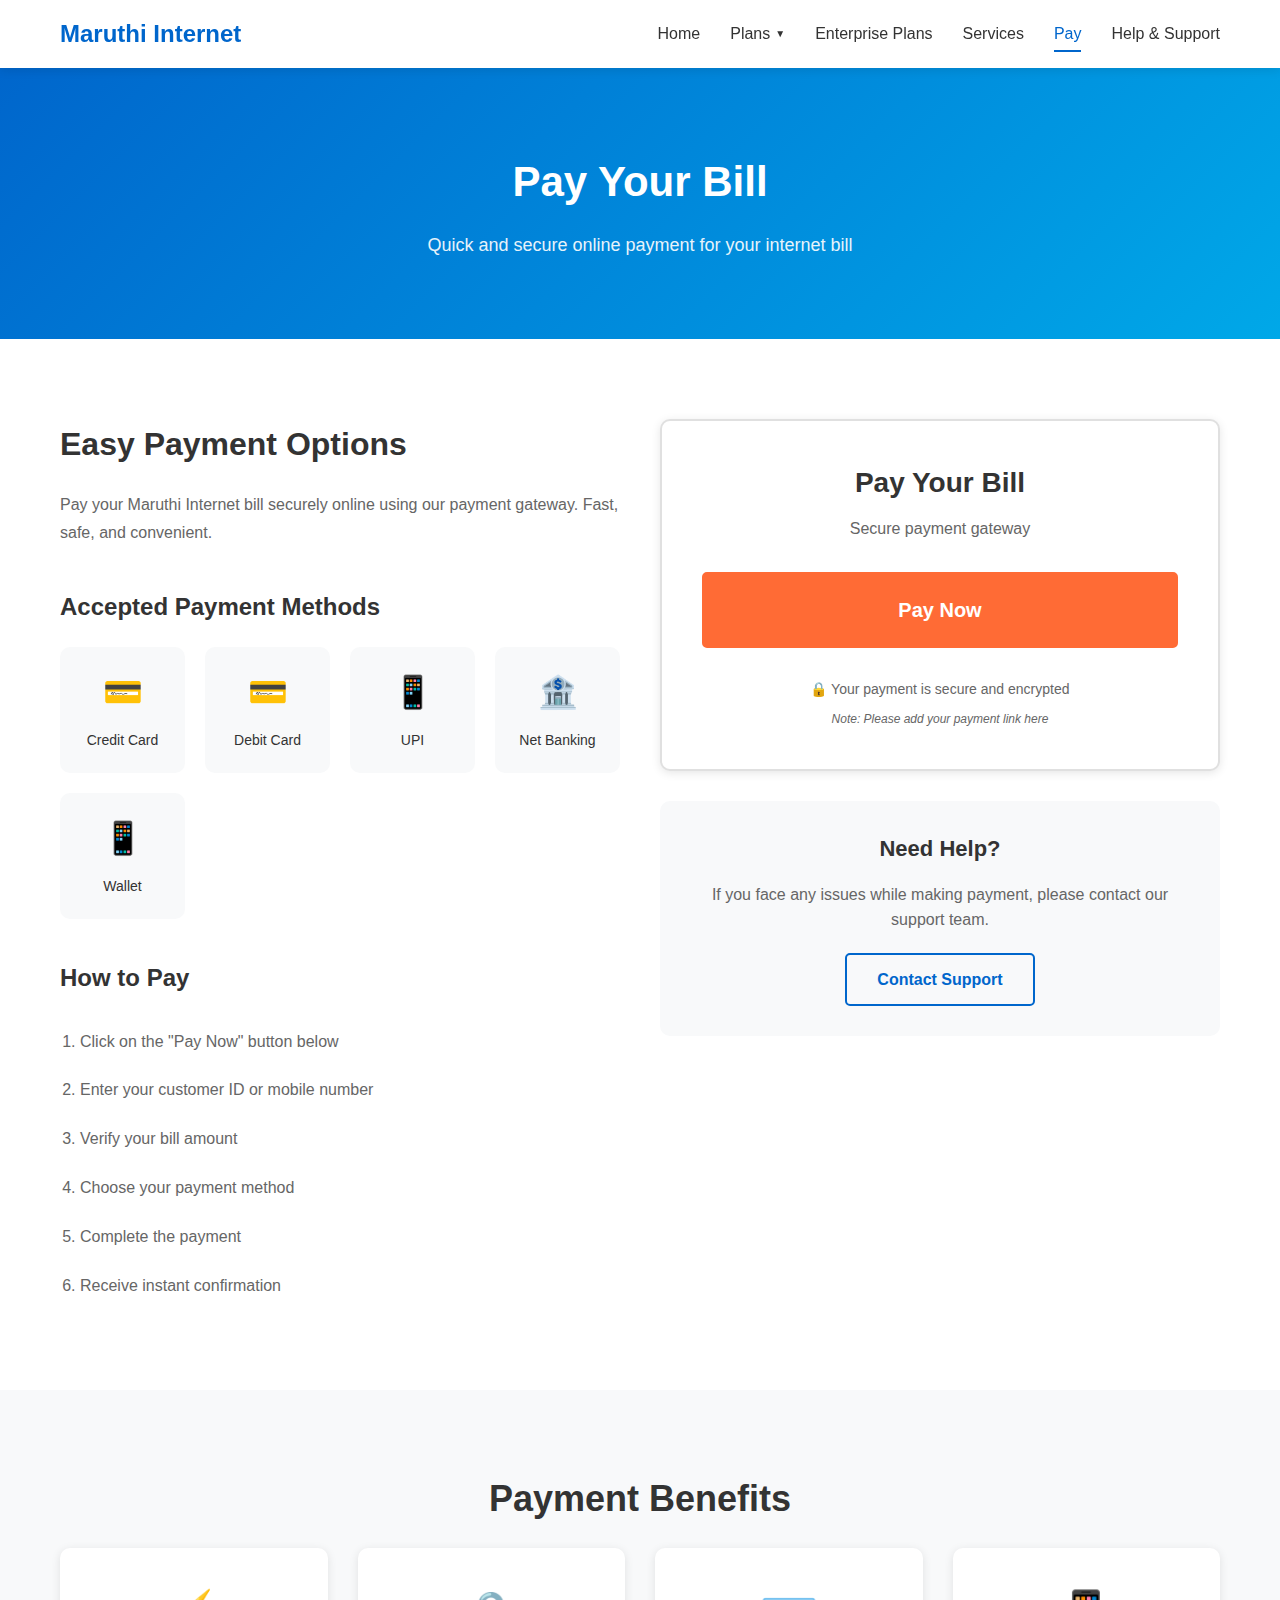
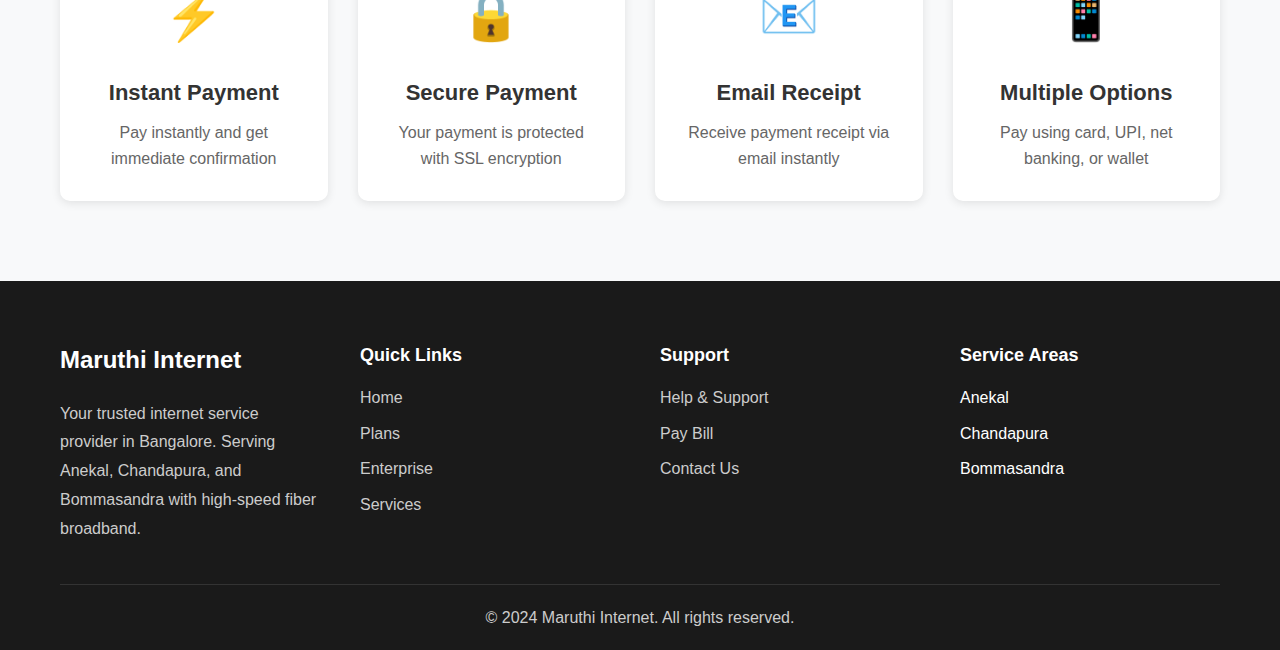
<file: pay.html>
<!DOCTYPE html>
<html lang="en">
<head>
    <meta charset="UTF-8">
    <meta name="viewport" content="width=device-width, initial-scale=1.0">
    <title>Pay Bill - Maruthi Internet</title>
    <link rel="stylesheet" href="styles.css">
</head>
<body>
    <!-- Sticky Header -->
    <header class="sticky-header">
        <div class="container">
            <div class="header-content">
                <div class="logo">
                    <a href="index.html">Maruthi Internet</a>
                </div>
                <nav class="nav-menu" id="navMenu">
                    <a href="index.html">Home</a>
                    <div class="dropdown">
                        <a href="plans.html" class="dropdown-toggle">Plans <span>▼</span></a>
                        <div class="dropdown-menu">
                            <a href="plans.html#internet">Internet</a>
                            <a href="plans.html#entertainment">Entertainment</a>
                        </div>
                    </div>
                    <a href="enterprise.html">Enterprise Plans</a>
                    <a href="services.html">Services</a>
                    <a href="pay.html" class="active">Pay</a>
                    <a href="help-support.html">Help & Support</a>
                </nav>
                <button class="mobile-menu-toggle" id="mobileMenuToggle">
                    <span></span>
                    <span></span>
                    <span></span>
                </button>
            </div>
        </div>
    </header>

    <!-- Page Header -->
    <section class="page-header">
        <div class="container">
            <h1>Pay Your Bill</h1>
            <p>Quick and secure online payment for your internet bill</p>
        </div>
    </section>

    <!-- Payment Section -->
    <section class="pay-section">
        <div class="container">
            <div class="pay-content">
                <div class="pay-info">
                    <h2>Easy Payment Options</h2>
                    <p>Pay your Maruthi Internet bill securely online using our payment gateway. Fast, safe, and convenient.</p>
                    
                    <div class="payment-methods">
                        <h3>Accepted Payment Methods</h3>
                        <div class="methods-grid">
                            <div class="method-item">
                                <div class="method-icon">💳</div>
                                <p>Credit Card</p>
                            </div>
                            <div class="method-item">
                                <div class="method-icon">💳</div>
                                <p>Debit Card</p>
                            </div>
                            <div class="method-item">
                                <div class="method-icon">📱</div>
                                <p>UPI</p>
                            </div>
                            <div class="method-item">
                                <div class="method-icon">🏦</div>
                                <p>Net Banking</p>
                            </div>
                            <div class="method-item">
                                <div class="method-icon">📱</div>
                                <p>Wallet</p>
                            </div>
                        </div>
                    </div>

                    <div class="payment-instructions">
                        <h3>How to Pay</h3>
                        <ol>
                            <li>Click on the "Pay Now" button below</li>
                            <li>Enter your customer ID or mobile number</li>
                            <li>Verify your bill amount</li>
                            <li>Choose your payment method</li>
                            <li>Complete the payment</li>
                            <li>Receive instant confirmation</li>
                        </ol>
                    </div>
                </div>

                <div class="pay-box">
                    <div class="pay-card">
                        <h3>Pay Your Bill</h3>
                        <p class="pay-subtitle">Secure payment gateway</p>
                        <div class="pay-button-container">
                            <a href="#" class="btn btn-primary btn-large btn-pay" id="payButton">
                                Pay Now
                            </a>
                        </div>
                        <p class="pay-note">🔒 Your payment is secure and encrypted</p>
                        <p class="pay-note-small">Note: Please add your payment link here</p>
                    </div>

                    <div class="help-box">
                        <h4>Need Help?</h4>
                        <p>If you face any issues while making payment, please contact our support team.</p>
                        <a href="help-support.html" class="btn btn-outline">Contact Support</a>
                    </div>
                </div>
            </div>
        </div>
    </section>

    <!-- Payment Benefits -->
    <section class="payment-benefits">
        <div class="container">
            <h2 class="section-title">Payment Benefits</h2>
            <div class="benefits-grid">
                <div class="benefit-item">
                    <div class="benefit-icon">⚡</div>
                    <h3>Instant Payment</h3>
                    <p>Pay instantly and get immediate confirmation</p>
                </div>
                <div class="benefit-item">
                    <div class="benefit-icon">🔒</div>
                    <h3>Secure Payment</h3>
                    <p>Your payment is protected with SSL encryption</p>
                </div>
                <div class="benefit-item">
                    <div class="benefit-icon">📧</div>
                    <h3>Email Receipt</h3>
                    <p>Receive payment receipt via email instantly</p>
                </div>
                <div class="benefit-item">
                    <div class="benefit-icon">📱</div>
                    <h3>Multiple Options</h3>
                    <p>Pay using card, UPI, net banking, or wallet</p>
                </div>
            </div>
        </div>
    </section>

    <!-- Footer -->
    <footer class="footer">
        <div class="container">
            <div class="footer-content">
                <div class="footer-section">
                    <h3>Maruthi Internet</h3>
                    <p>Your trusted internet service provider in Bangalore. Serving Anekal, Chandapura, and Bommasandra with high-speed fiber broadband.</p>
                </div>
                <div class="footer-section">
                    <h4>Quick Links</h4>
                    <ul>
                        <li><a href="index.html">Home</a></li>
                        <li><a href="plans.html">Plans</a></li>
                        <li><a href="enterprise.html">Enterprise</a></li>
                        <li><a href="services.html">Services</a></li>
                    </ul>
                </div>
                <div class="footer-section">
                    <h4>Support</h4>
                    <ul>
                        <li><a href="help-support.html">Help & Support</a></li>
                        <li><a href="pay.html">Pay Bill</a></li>
                        <li><a href="help-support.html#contact">Contact Us</a></li>
                    </ul>
                </div>
                <div class="footer-section">
                    <h4>Service Areas</h4>
                    <ul>
                        <li>Anekal</li>
                        <li>Chandapura</li>
                        <li>Bommasandra</li>
                    </ul>
                </div>
            </div>
            <div class="footer-bottom">
                <p>&copy; 2024 Maruthi Internet. All rights reserved.</p>
            </div>
        </div>
    </footer>

    <script src="script.js"></script>
</body>
</html>
</file>
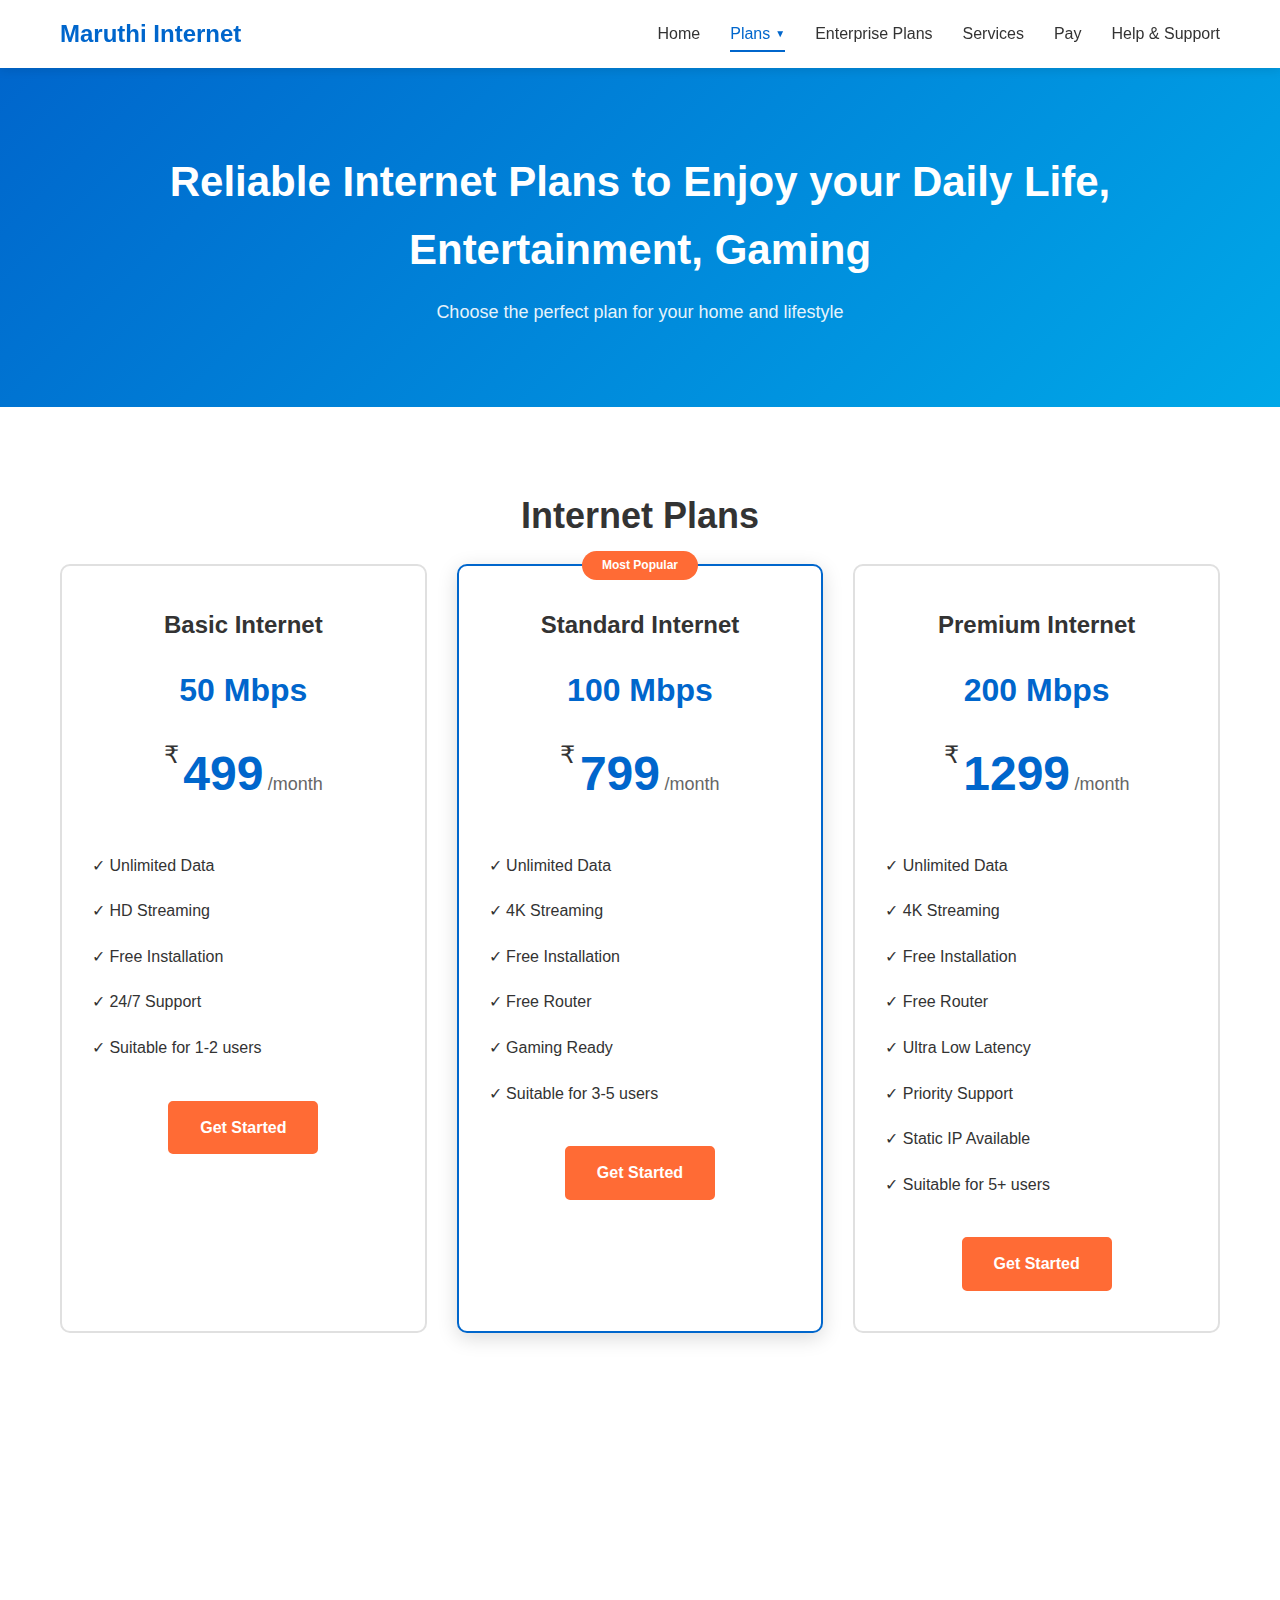
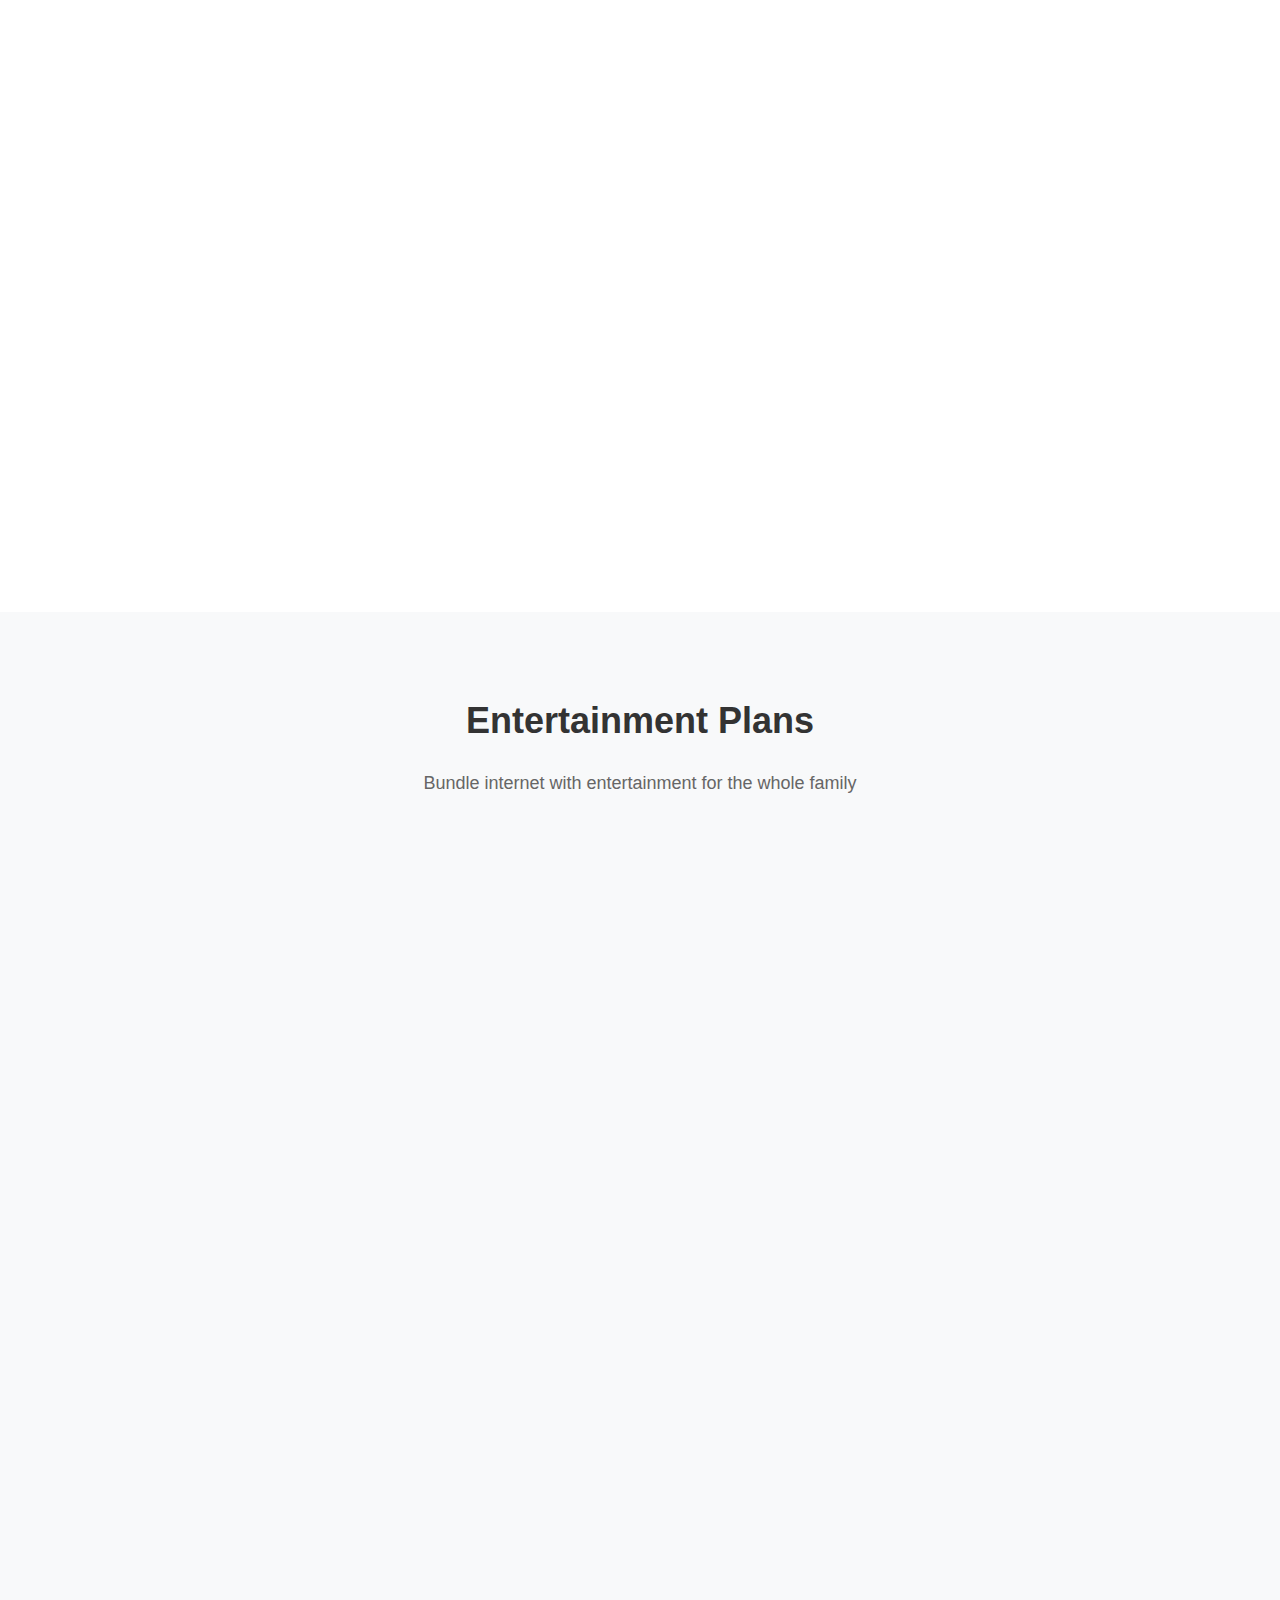
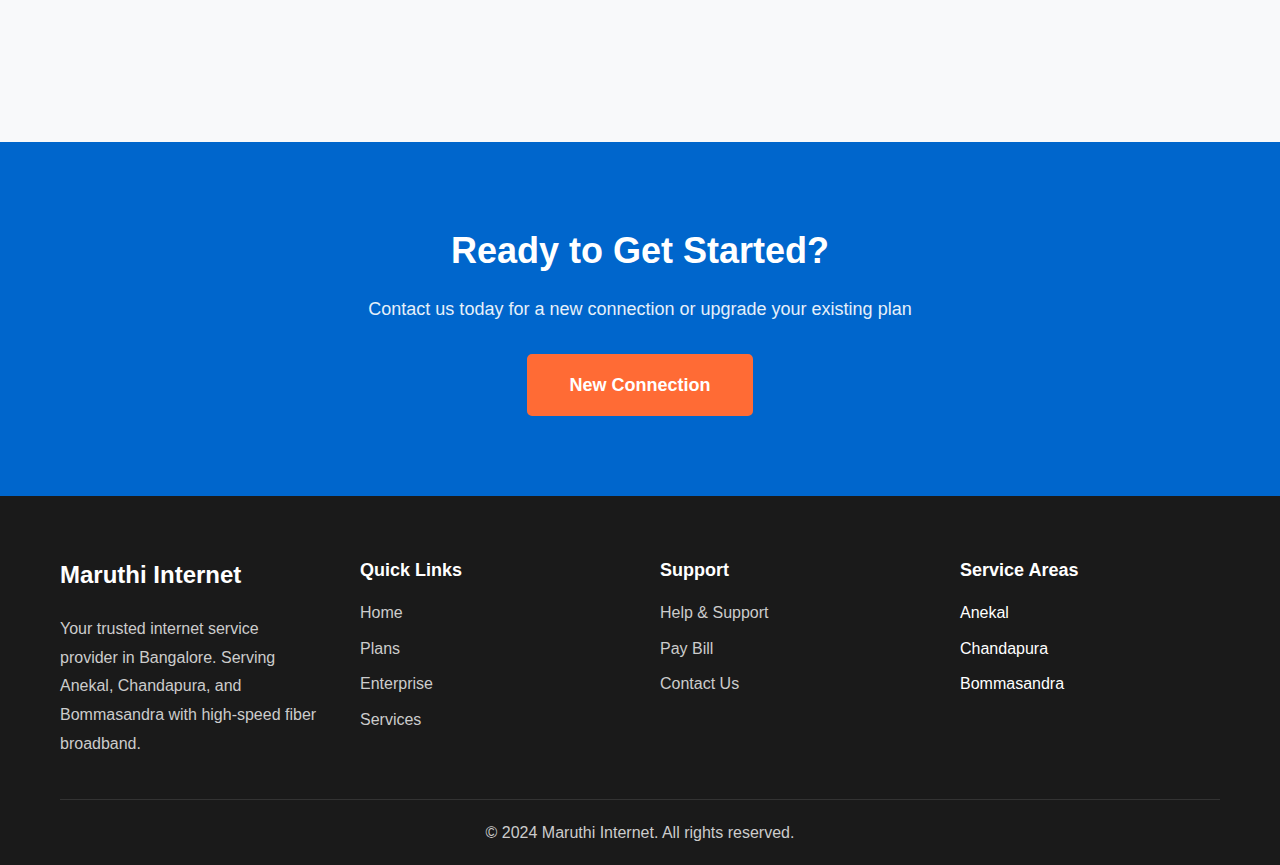
<file: plans.html>
<!DOCTYPE html>
<html lang="en">
<head>
    <meta charset="UTF-8">
    <meta name="viewport" content="width=device-width, initial-scale=1.0">
    <title>Internet Plans - Maruthi Internet</title>
    <link rel="stylesheet" href="styles.css">
</head>
<body>
    <!-- Sticky Header -->
    <header class="sticky-header">
        <div class="container">
            <div class="header-content">
                <div class="logo">
                    <a href="index.html">Maruthi Internet</a>
                </div>
                <nav class="nav-menu" id="navMenu">
                    <a href="index.html">Home</a>
                    <div class="dropdown">
                        <a href="plans.html" class="dropdown-toggle active">Plans <span>▼</span></a>
                        <div class="dropdown-menu">
                            <a href="plans.html#internet">Internet</a>
                            <a href="plans.html#entertainment">Entertainment</a>
                        </div>
                    </div>
                    <a href="enterprise.html">Enterprise Plans</a>
                    <a href="services.html">Services</a>
                    <a href="pay.html">Pay</a>
                    <a href="help-support.html">Help & Support</a>
                </nav>
                <button class="mobile-menu-toggle" id="mobileMenuToggle">
                    <span></span>
                    <span></span>
                    <span></span>
                </button>
            </div>
        </div>
    </header>

    <!-- Page Header -->
    <section class="page-header">
        <div class="container">
            <h1>Reliable Internet Plans to Enjoy your Daily Life, Entertainment, Gaming</h1>
            <p>Choose the perfect plan for your home and lifestyle</p>
        </div>
    </section>

    <!-- Internet Plans -->
    <section class="plans-section" id="internet">
        <div class="container">
            <h2 class="section-title">Internet Plans</h2>
            <div class="plans-grid">
                <div class="plan-card">
                    <h3>Basic Internet</h3>
                    <div class="plan-speed">50 Mbps</div>
                    <div class="plan-price">
                        <span class="currency">₹</span>
                        <span class="amount">499</span>
                        <span class="period">/month</span>
                    </div>
                    <ul class="plan-features">
                        <li>✓ Unlimited Data</li>
                        <li>✓ HD Streaming</li>
                        <li>✓ Free Installation</li>
                        <li>✓ 24/7 Support</li>
                        <li>✓ Suitable for 1-2 users</li>
                    </ul>
                    <a href="help-support.html" class="btn btn-primary">Get Started</a>
                </div>
                <div class="plan-card featured">
                    <div class="popular-badge">Most Popular</div>
                    <h3>Standard Internet</h3>
                    <div class="plan-speed">100 Mbps</div>
                    <div class="plan-price">
                        <span class="currency">₹</span>
                        <span class="amount">799</span>
                        <span class="period">/month</span>
                    </div>
                    <ul class="plan-features">
                        <li>✓ Unlimited Data</li>
                        <li>✓ 4K Streaming</li>
                        <li>✓ Free Installation</li>
                        <li>✓ Free Router</li>
                        <li>✓ Gaming Ready</li>
                        <li>✓ Suitable for 3-5 users</li>
                    </ul>
                    <a href="help-support.html" class="btn btn-primary">Get Started</a>
                </div>
                <div class="plan-card">
                    <h3>Premium Internet</h3>
                    <div class="plan-speed">200 Mbps</div>
                    <div class="plan-price">
                        <span class="currency">₹</span>
                        <span class="amount">1299</span>
                        <span class="period">/month</span>
                    </div>
                    <ul class="plan-features">
                        <li>✓ Unlimited Data</li>
                        <li>✓ 4K Streaming</li>
                        <li>✓ Free Installation</li>
                        <li>✓ Free Router</li>
                        <li>✓ Ultra Low Latency</li>
                        <li>✓ Priority Support</li>
                        <li>✓ Static IP Available</li>
                        <li>✓ Suitable for 5+ users</li>
                    </ul>
                    <a href="help-support.html" class="btn btn-primary">Get Started</a>
                </div>
                <div class="plan-card">
                    <h3>Ultra Internet</h3>
                    <div class="plan-speed">500 Mbps</div>
                    <div class="plan-price">
                        <span class="currency">₹</span>
                        <span class="amount">1999</span>
                        <span class="period">/month</span>
                    </div>
                    <ul class="plan-features">
                        <li>✓ Unlimited Data</li>
                        <li>✓ 4K/8K Streaming</li>
                        <li>✓ Free Installation</li>
                        <li>✓ Premium Router</li>
                        <li>✓ Ultra Low Latency</li>
                        <li>✓ Priority Support</li>
                        <li>✓ Static IP Included</li>
                        <li>✓ Perfect for large families</li>
                    </ul>
                    <a href="help-support.html" class="btn btn-primary">Get Started</a>
                </div>
            </div>
        </div>
    </section>

    <!-- Entertainment Plans -->
    <section class="plans-section" id="entertainment">
        <div class="container">
            <h2 class="section-title">Entertainment Plans</h2>
            <p class="section-subtitle">Bundle internet with entertainment for the whole family</p>
            <div class="plans-grid">
                <div class="plan-card">
                    <h3>Entertainment Basic</h3>
                    <div class="plan-speed">100 Mbps + TV</div>
                    <div class="plan-price">
                        <span class="currency">₹</span>
                        <span class="amount">999</span>
                        <span class="period">/month</span>
                    </div>
                    <ul class="plan-features">
                        <li>✓ 100 Mbps Internet</li>
                        <li>✓ Satellite TV Connection</li>
                        <li>✓ 100+ Channels</li>
                        <li>✓ Free Installation</li>
                        <li>✓ Free Set-top Box</li>
                        <li>✓ 24/7 Support</li>
                    </ul>
                    <a href="help-support.html" class="btn btn-primary">Get Started</a>
                </div>
                <div class="plan-card featured">
                    <div class="popular-badge">Best Value</div>
                    <h3>Entertainment Plus</h3>
                    <div class="plan-speed">200 Mbps + TV</div>
                    <div class="plan-price">
                        <span class="currency">₹</span>
                        <span class="amount">1499</span>
                        <span class="period">/month</span>
                    </div>
                    <ul class="plan-features">
                        <li>✓ 200 Mbps Internet</li>
                        <li>✓ Satellite TV Connection</li>
                        <li>✓ 200+ Channels</li>
                        <li>✓ HD Channels Included</li>
                        <li>✓ Free Installation</li>
                        <li>✓ Free Set-top Box</li>
                        <li>✓ Free Router</li>
                        <li>✓ 24/7 Support</li>
                    </ul>
                    <a href="help-support.html" class="btn btn-primary">Get Started</a>
                </div>
                <div class="plan-card">
                    <h3>Entertainment Premium</h3>
                    <div class="plan-speed">500 Mbps + TV</div>
                    <div class="plan-price">
                        <span class="currency">₹</span>
                        <span class="amount">2299</span>
                        <span class="period">/month</span>
                    </div>
                    <ul class="plan-features">
                        <li>✓ 500 Mbps Internet</li>
                        <li>✓ Satellite TV Connection</li>
                        <li>✓ 300+ Channels</li>
                        <li>✓ All HD Channels</li>
                        <li>✓ Premium Channels</li>
                        <li>✓ Free Installation</li>
                        <li>✓ Premium Set-top Box</li>
                        <li>✓ Premium Router</li>
                        <li>✓ Priority Support</li>
                    </ul>
                    <a href="help-support.html" class="btn btn-primary">Get Started</a>
                </div>
            </div>
        </div>
    </section>

    <!-- CTA Section -->
    <section class="cta-section">
        <div class="container">
            <h2>Ready to Get Started?</h2>
            <p>Contact us today for a new connection or upgrade your existing plan</p>
            <a href="help-support.html" class="btn btn-primary btn-large">New Connection</a>
        </div>
    </section>

    <!-- Footer -->
    <footer class="footer">
        <div class="container">
            <div class="footer-content">
                <div class="footer-section">
                    <h3>Maruthi Internet</h3>
                    <p>Your trusted internet service provider in Bangalore. Serving Anekal, Chandapura, and Bommasandra with high-speed fiber broadband.</p>
                </div>
                <div class="footer-section">
                    <h4>Quick Links</h4>
                    <ul>
                        <li><a href="index.html">Home</a></li>
                        <li><a href="plans.html">Plans</a></li>
                        <li><a href="enterprise.html">Enterprise</a></li>
                        <li><a href="services.html">Services</a></li>
                    </ul>
                </div>
                <div class="footer-section">
                    <h4>Support</h4>
                    <ul>
                        <li><a href="help-support.html">Help & Support</a></li>
                        <li><a href="pay.html">Pay Bill</a></li>
                        <li><a href="help-support.html#contact">Contact Us</a></li>
                    </ul>
                </div>
                <div class="footer-section">
                    <h4>Service Areas</h4>
                    <ul>
                        <li>Anekal</li>
                        <li>Chandapura</li>
                        <li>Bommasandra</li>
                    </ul>
                </div>
            </div>
            <div class="footer-bottom">
                <p>&copy; 2024 Maruthi Internet. All rights reserved.</p>
            </div>
        </div>
    </footer>

    <script src="script.js"></script>
</body>
</html>
</file>
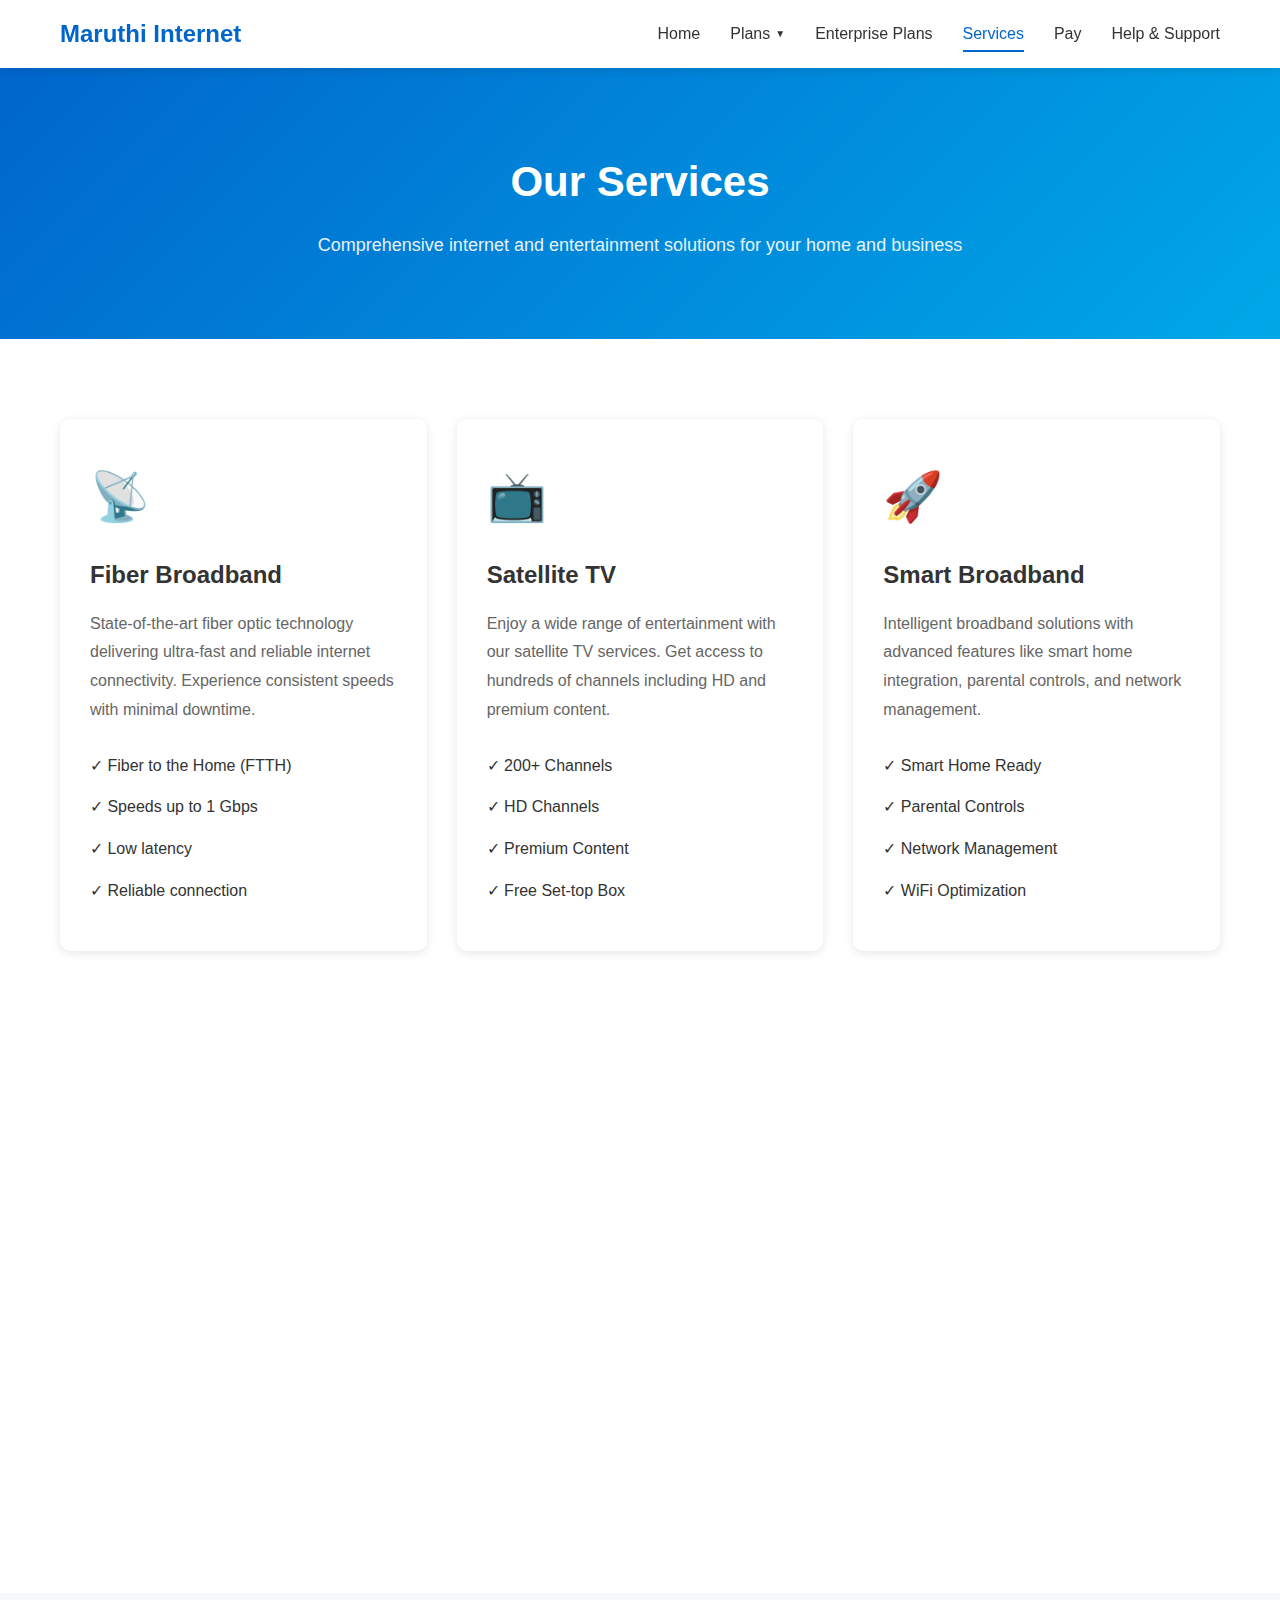
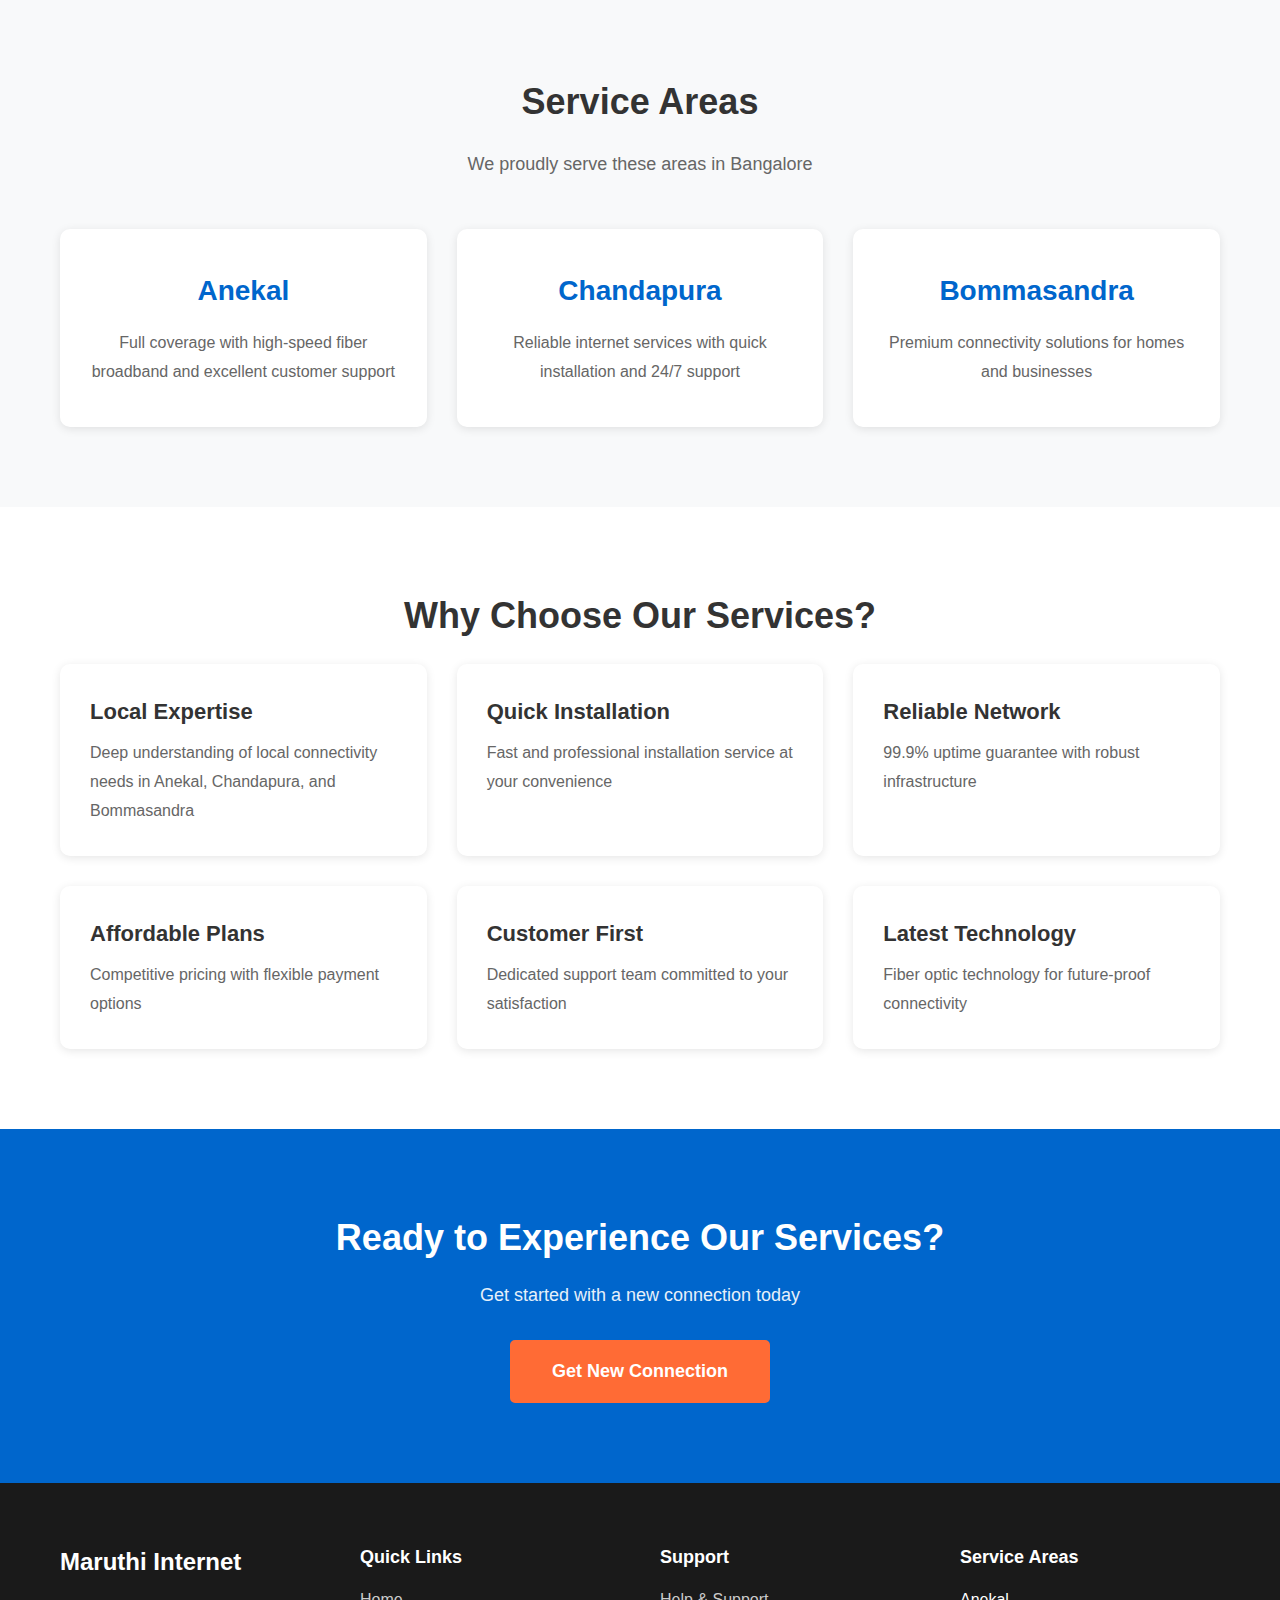
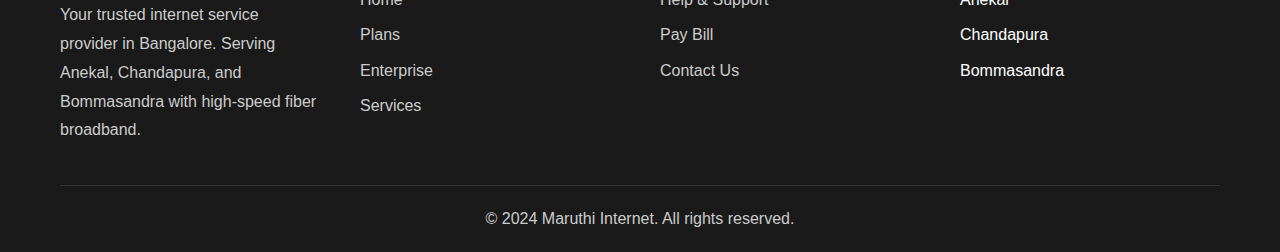
<file: services.html>
<!DOCTYPE html>
<html lang="en">
<head>
    <meta charset="UTF-8">
    <meta name="viewport" content="width=device-width, initial-scale=1.0">
    <title>Services - Maruthi Internet</title>
    <link rel="stylesheet" href="styles.css">
</head>
<body>
    <!-- Sticky Header -->
    <header class="sticky-header">
        <div class="container">
            <div class="header-content">
                <div class="logo">
                    <a href="index.html">Maruthi Internet</a>
                </div>
                <nav class="nav-menu" id="navMenu">
                    <a href="index.html">Home</a>
                    <div class="dropdown">
                        <a href="plans.html" class="dropdown-toggle">Plans <span>▼</span></a>
                        <div class="dropdown-menu">
                            <a href="plans.html#internet">Internet</a>
                            <a href="plans.html#entertainment">Entertainment</a>
                        </div>
                    </div>
                    <a href="enterprise.html">Enterprise Plans</a>
                    <a href="services.html" class="active">Services</a>
                    <a href="pay.html">Pay</a>
                    <a href="help-support.html">Help & Support</a>
                </nav>
                <button class="mobile-menu-toggle" id="mobileMenuToggle">
                    <span></span>
                    <span></span>
                    <span></span>
                </button>
            </div>
        </div>
    </header>

    <!-- Page Header -->
    <section class="page-header">
        <div class="container">
            <h1>Our Services</h1>
            <p>Comprehensive internet and entertainment solutions for your home and business</p>
        </div>
    </section>

    <!-- Services Grid -->
    <section class="services-main">
        <div class="container">
            <div class="services-grid">
                <div class="service-card">
                    <div class="service-icon">📡</div>
                    <h3>Fiber Broadband</h3>
                    <p>State-of-the-art fiber optic technology delivering ultra-fast and reliable internet connectivity. Experience consistent speeds with minimal downtime.</p>
                    <ul class="service-features">
                        <li>✓ Fiber to the Home (FTTH)</li>
                        <li>✓ Speeds up to 1 Gbps</li>
                        <li>✓ Low latency</li>
                        <li>✓ Reliable connection</li>
                    </ul>
                </div>
                <div class="service-card">
                    <div class="service-icon">📺</div>
                    <h3>Satellite TV</h3>
                    <p>Enjoy a wide range of entertainment with our satellite TV services. Get access to hundreds of channels including HD and premium content.</p>
                    <ul class="service-features">
                        <li>✓ 200+ Channels</li>
                        <li>✓ HD Channels</li>
                        <li>✓ Premium Content</li>
                        <li>✓ Free Set-top Box</li>
                    </ul>
                </div>
                <div class="service-card">
                    <div class="service-icon">🚀</div>
                    <h3>Smart Broadband</h3>
                    <p>Intelligent broadband solutions with advanced features like smart home integration, parental controls, and network management.</p>
                    <ul class="service-features">
                        <li>✓ Smart Home Ready</li>
                        <li>✓ Parental Controls</li>
                        <li>✓ Network Management</li>
                        <li>✓ WiFi Optimization</li>
                    </ul>
                </div>
                <div class="service-card">
                    <div class="service-icon">⚡</div>
                    <h3>Ultra Fast Speed</h3>
                    <p>Experience blazing fast internet speeds perfect for streaming, gaming, video conferencing, and large file downloads.</p>
                    <ul class="service-features">
                        <li>✓ Up to 1 Gbps Speed</li>
                        <li>✓ 4K/8K Streaming</li>
                        <li>✓ Gaming Optimized</li>
                        <li>✓ Zero Buffering</li>
                    </ul>
                </div>
                <div class="service-card">
                    <div class="service-icon">🕐</div>
                    <h3>24/7 Support</h3>
                    <p>Round-the-clock customer support to assist you whenever you need help. Available via phone, WhatsApp, and email.</p>
                    <ul class="service-features">
                        <li>✓ 24/7 Helpline</li>
                        <li>✓ WhatsApp Support</li>
                        <li>✓ Quick Response</li>
                        <li>✓ Technical Support</li>
                    </ul>
                </div>
                <div class="service-card">
                    <div class="service-icon">💰</div>
                    <h3>Cheap Pricing</h3>
                    <p>Affordable internet plans without compromising on quality. Get the best value for your money with transparent pricing.</p>
                    <ul class="service-features">
                        <li>✓ Competitive Rates</li>
                        <li>✓ No Hidden Charges</li>
                        <li>✓ Flexible Plans</li>
                        <li>✓ Value for Money</li>
                    </ul>
                </div>
            </div>
        </div>
    </section>

    <!-- Service Areas -->
    <section class="service-areas">
        <div class="container">
            <h2 class="section-title">Service Areas</h2>
            <p class="section-subtitle">We proudly serve these areas in Bangalore</p>
            <div class="areas-grid">
                <div class="area-card">
                    <h3>Anekal</h3>
                    <p>Full coverage with high-speed fiber broadband and excellent customer support</p>
                </div>
                <div class="area-card">
                    <h3>Chandapura</h3>
                    <p>Reliable internet services with quick installation and 24/7 support</p>
                </div>
                <div class="area-card">
                    <h3>Bommasandra</h3>
                    <p>Premium connectivity solutions for homes and businesses</p>
                </div>
            </div>
        </div>
    </section>

    <!-- Why Choose Our Services -->
    <section class="why-services">
        <div class="container">
            <h2 class="section-title">Why Choose Our Services?</h2>
            <div class="why-grid">
                <div class="why-item">
                    <h4>Local Expertise</h4>
                    <p>Deep understanding of local connectivity needs in Anekal, Chandapura, and Bommasandra</p>
                </div>
                <div class="why-item">
                    <h4>Quick Installation</h4>
                    <p>Fast and professional installation service at your convenience</p>
                </div>
                <div class="why-item">
                    <h4>Reliable Network</h4>
                    <p>99.9% uptime guarantee with robust infrastructure</p>
                </div>
                <div class="why-item">
                    <h4>Affordable Plans</h4>
                    <p>Competitive pricing with flexible payment options</p>
                </div>
                <div class="why-item">
                    <h4>Customer First</h4>
                    <p>Dedicated support team committed to your satisfaction</p>
                </div>
                <div class="why-item">
                    <h4>Latest Technology</h4>
                    <p>Fiber optic technology for future-proof connectivity</p>
                </div>
            </div>
        </div>
    </section>

    <!-- CTA Section -->
    <section class="cta-section">
        <div class="container">
            <h2>Ready to Experience Our Services?</h2>
            <p>Get started with a new connection today</p>
            <a href="help-support.html" class="btn btn-primary btn-large">Get New Connection</a>
        </div>
    </section>

    <!-- Footer -->
    <footer class="footer">
        <div class="container">
            <div class="footer-content">
                <div class="footer-section">
                    <h3>Maruthi Internet</h3>
                    <p>Your trusted internet service provider in Bangalore. Serving Anekal, Chandapura, and Bommasandra with high-speed fiber broadband.</p>
                </div>
                <div class="footer-section">
                    <h4>Quick Links</h4>
                    <ul>
                        <li><a href="index.html">Home</a></li>
                        <li><a href="plans.html">Plans</a></li>
                        <li><a href="enterprise.html">Enterprise</a></li>
                        <li><a href="services.html">Services</a></li>
                    </ul>
                </div>
                <div class="footer-section">
                    <h4>Support</h4>
                    <ul>
                        <li><a href="help-support.html">Help & Support</a></li>
                        <li><a href="pay.html">Pay Bill</a></li>
                        <li><a href="help-support.html#contact">Contact Us</a></li>
                    </ul>
                </div>
                <div class="footer-section">
                    <h4>Service Areas</h4>
                    <ul>
                        <li>Anekal</li>
                        <li>Chandapura</li>
                        <li>Bommasandra</li>
                    </ul>
                </div>
            </div>
            <div class="footer-bottom">
                <p>&copy; 2024 Maruthi Internet. All rights reserved.</p>
            </div>
        </div>
    </footer>

    <script src="script.js"></script>
</body>
</html>
</file>
<file: styles.css>
/* Reset and Base Styles */
* {
    margin: 0;
    padding: 0;
    box-sizing: border-box;
}

:root {
    --primary-color: #0066cc;
    --primary-dark: #0052a3;
    --secondary-color: #00a8e8;
    --accent-color: #ff6b35;
    --text-dark: #333;
    --text-light: #666;
    --bg-light: #f8f9fa;
    --bg-white: #ffffff;
    --border-color: #e0e0e0;
    --shadow: 0 2px 10px rgba(0, 0, 0, 0.1);
    --shadow-lg: 0 5px 20px rgba(0, 0, 0, 0.15);
}

body {
    font-family: 'Segoe UI', Tahoma, Geneva, Verdana, sans-serif;
    line-height: 1.6;
    color: var(--text-dark);
    background-color: var(--bg-white);
}

.container {
    max-width: 1200px;
    margin: 0 auto;
    padding: 0 20px;
}

/* Header Styles */
.sticky-header {
    position: sticky;
    top: 0;
    background: var(--bg-white);
    box-shadow: var(--shadow);
    z-index: 1000;
    padding: 15px 0;
}

.header-content {
    display: flex;
    justify-content: space-between;
    align-items: center;
}

.logo a {
    font-size: 24px;
    font-weight: bold;
    color: var(--primary-color);
    text-decoration: none;
}

.nav-menu {
    display: flex;
    gap: 30px;
    align-items: center;
}

.nav-menu a {
    color: var(--text-dark);
    text-decoration: none;
    font-weight: 500;
    transition: color 0.3s;
    position: relative;
}

.nav-menu a:hover,
.nav-menu a.active {
    color: var(--primary-color);
}

.nav-menu a.active::after {
    content: '';
    position: absolute;
    bottom: -5px;
    left: 0;
    width: 100%;
    height: 2px;
    background: var(--primary-color);
}

.dropdown {
    position: relative;
}

.dropdown-toggle {
    display: flex;
    align-items: center;
    gap: 5px;
}

.dropdown-toggle span {
    font-size: 10px;
}

.dropdown-menu {
    position: absolute;
    top: 100%;
    left: 0;
    background: var(--bg-white);
    box-shadow: var(--shadow-lg);
    border-radius: 5px;
    padding: 10px 0;
    min-width: 150px;
    display: none;
    margin-top: 10px;
}

.dropdown:hover .dropdown-menu {
    display: block;
}

.dropdown-menu a {
    display: block;
    padding: 10px 20px;
    color: var(--text-dark);
    text-decoration: none;
    transition: background 0.3s;
}

.dropdown-menu a:hover {
    background: var(--bg-light);
}

.mobile-menu-toggle {
    display: none;
    flex-direction: column;
    gap: 5px;
    background: none;
    border: none;
    cursor: pointer;
    padding: 5px;
}

.mobile-menu-toggle span {
    width: 25px;
    height: 3px;
    background: var(--text-dark);
    transition: all 0.3s;
}

/* Hero Section */
.hero {
    background: linear-gradient(135deg, var(--primary-color) 0%, var(--secondary-color) 100%);
    color: white;
    padding: 100px 0;
    text-align: center;
}

.hero-content h1 {
    font-size: 48px;
    margin-bottom: 20px;
    font-weight: 700;
}

.hero-content p {
    font-size: 20px;
    margin-bottom: 30px;
    opacity: 0.9;
}

.hero-buttons {
    display: flex;
    gap: 20px;
    justify-content: center;
    flex-wrap: wrap;
}

/* Buttons */
.btn {
    display: inline-block;
    padding: 12px 30px;
    border-radius: 5px;
    text-decoration: none;
    font-weight: 600;
    transition: all 0.3s;
    border: 2px solid transparent;
    cursor: pointer;
    font-size: 16px;
}

.btn-primary {
    background: var(--accent-color);
    color: white;
    border-color: var(--accent-color);
}

.btn-primary:hover {
    background: #e55a2b;
    border-color: #e55a2b;
    transform: translateY(-2px);
    box-shadow: var(--shadow);
}

.btn-secondary {
    background: transparent;
    color: white;
    border-color: white;
}

.btn-secondary:hover {
    background: white;
    color: var(--primary-color);
}

.btn-outline {
    background: transparent;
    color: var(--primary-color);
    border-color: var(--primary-color);
}

.btn-outline:hover {
    background: var(--primary-color);
    color: white;
}

.btn-large {
    padding: 15px 40px;
    font-size: 18px;
}

/* Section Styles */
.section-title {
    font-size: 36px;
    text-align: center;
    margin-bottom: 20px;
    color: var(--text-dark);
}

.section-subtitle {
    text-align: center;
    color: var(--text-light);
    font-size: 18px;
    margin-bottom: 50px;
}

/* What We Offer */
.what-we-offer {
    padding: 80px 0;
    background: var(--bg-light);
}

.offer-grid {
    display: grid;
    grid-template-columns: repeat(auto-fit, minmax(300px, 1fr));
    gap: 30px;
}

.offer-card {
    background: var(--bg-white);
    padding: 40px 30px;
    border-radius: 10px;
    text-align: center;
    box-shadow: var(--shadow);
    transition: transform 0.3s, box-shadow 0.3s;
}

.offer-card:hover {
    transform: translateY(-5px);
    box-shadow: var(--shadow-lg);
}

.offer-icon {
    font-size: 48px;
    margin-bottom: 20px;
}

.offer-card h3 {
    font-size: 24px;
    margin-bottom: 15px;
    color: var(--text-dark);
}

.offer-card p {
    color: var(--text-light);
    line-height: 1.8;
}

/* Select Speed */
.select-speed {
    padding: 80px 0;
}

.speed-grid {
    display: grid;
    grid-template-columns: repeat(auto-fit, minmax(280px, 1fr));
    gap: 30px;
}

.speed-card {
    background: var(--bg-white);
    border: 2px solid var(--border-color);
    border-radius: 10px;
    padding: 40px 30px;
    text-align: center;
    transition: all 0.3s;
    position: relative;
}

.speed-card.featured {
    border-color: var(--primary-color);
    box-shadow: var(--shadow-lg);
    transform: scale(1.05);
}

.speed-badge {
    position: absolute;
    top: -15px;
    left: 50%;
    transform: translateX(-50%);
    background: var(--primary-color);
    color: white;
    padding: 5px 20px;
    border-radius: 20px;
    font-size: 12px;
    font-weight: 600;
}

.speed-card h3 {
    font-size: 32px;
    margin: 20px 0 10px;
    color: var(--primary-color);
}

.speed-desc {
    color: var(--text-light);
    margin-bottom: 20px;
}

.speed-card ul {
    list-style: none;
    text-align: left;
    margin: 30px 0;
}

.speed-card ul li {
    padding: 10px 0;
    color: var(--text-dark);
}

/* Why Choose Us */
.why-choose-us {
    padding: 80px 0;
    background: var(--bg-light);
}

.features-grid {
    display: grid;
    grid-template-columns: repeat(auto-fit, minmax(300px, 1fr));
    gap: 30px;
}

.feature-item {
    background: var(--bg-white);
    padding: 30px;
    border-radius: 10px;
    box-shadow: var(--shadow);
}

.feature-number {
    font-size: 48px;
    font-weight: bold;
    color: var(--primary-color);
    opacity: 0.2;
    margin-bottom: 15px;
}

.feature-item h3 {
    font-size: 22px;
    margin-bottom: 10px;
    color: var(--text-dark);
}

.feature-item p {
    color: var(--text-light);
    line-height: 1.8;
}

/* Pricing */
.pricing {
    padding: 80px 0;
}

.pricing-grid {
    display: grid;
    grid-template-columns: repeat(auto-fit, minmax(300px, 1fr));
    gap: 30px;
}

.pricing-card {
    background: var(--bg-white);
    border: 2px solid var(--border-color);
    border-radius: 10px;
    padding: 40px 30px;
    text-align: center;
    transition: all 0.3s;
    position: relative;
}

.pricing-card.featured {
    border-color: var(--primary-color);
    box-shadow: var(--shadow-lg);
    transform: scale(1.05);
}

.popular-badge {
    position: absolute;
    top: -15px;
    left: 50%;
    transform: translateX(-50%);
    background: var(--accent-color);
    color: white;
    padding: 5px 20px;
    border-radius: 20px;
    font-size: 12px;
    font-weight: 600;
}

.pricing-card h3 {
    font-size: 24px;
    margin-bottom: 20px;
    color: var(--text-dark);
}

.price {
    margin: 30px 0;
}

.currency {
    font-size: 24px;
    vertical-align: top;
}

.amount {
    font-size: 48px;
    font-weight: bold;
    color: var(--primary-color);
}

.period {
    font-size: 18px;
    color: var(--text-light);
}

.pricing-features {
    list-style: none;
    text-align: left;
    margin: 30px 0;
}

.pricing-features li {
    padding: 10px 0;
    color: var(--text-dark);
}

/* Reviews */
.reviews {
    padding: 80px 0;
    background: var(--bg-light);
}

.reviews-grid {
    display: grid;
    grid-template-columns: repeat(auto-fit, minmax(300px, 1fr));
    gap: 30px;
}

.review-card {
    background: var(--bg-white);
    padding: 30px;
    border-radius: 10px;
    box-shadow: var(--shadow);
}

.review-stars {
    color: #ffc107;
    font-size: 20px;
    margin-bottom: 15px;
}

.review-text {
    color: var(--text-light);
    font-style: italic;
    margin-bottom: 15px;
    line-height: 1.8;
}

.review-author {
    color: var(--text-dark);
    font-weight: 600;
}

/* Page Header */
.page-header {
    background: linear-gradient(135deg, var(--primary-color) 0%, var(--secondary-color) 100%);
    color: white;
    padding: 80px 0;
    text-align: center;
}

.page-header h1 {
    font-size: 42px;
    margin-bottom: 15px;
}

.page-header p {
    font-size: 18px;
    opacity: 0.9;
}

/* Plans Page */
.plans-section {
    padding: 80px 0;
}

.plans-section:nth-child(even) {
    background: var(--bg-light);
}

.plans-grid {
    display: grid;
    grid-template-columns: repeat(auto-fit, minmax(300px, 1fr));
    gap: 30px;
}

.plan-card {
    background: var(--bg-white);
    border: 2px solid var(--border-color);
    border-radius: 10px;
    padding: 40px 30px;
    text-align: center;
    transition: all 0.3s;
    position: relative;
}

.plan-card.featured {
    border-color: var(--primary-color);
    box-shadow: var(--shadow-lg);
}

.plan-card h3 {
    font-size: 24px;
    margin-bottom: 15px;
    color: var(--text-dark);
}

.plan-speed {
    font-size: 32px;
    font-weight: bold;
    color: var(--primary-color);
    margin: 20px 0;
}

.plan-price {
    margin: 20px 0;
}

.plan-features {
    list-style: none;
    text-align: left;
    margin: 30px 0;
}

.plan-features li {
    padding: 10px 0;
    color: var(--text-dark);
}

/* Enterprise Page */
.enterprise-section {
    padding: 80px 0;
}

.enterprise-section:nth-child(even) {
    background: var(--bg-light);
}

.enterprise-grid {
    display: grid;
    grid-template-columns: repeat(auto-fit, minmax(300px, 1fr));
    gap: 30px;
}

.enterprise-card {
    background: var(--bg-white);
    border: 2px solid var(--border-color);
    border-radius: 10px;
    padding: 40px 30px;
    text-align: center;
    transition: all 0.3s;
    position: relative;
}

.enterprise-card.featured {
    border-color: var(--primary-color);
    box-shadow: var(--shadow-lg);
}

.enterprise-speed {
    font-size: 32px;
    font-weight: bold;
    color: var(--primary-color);
    margin: 20px 0;
}

.enterprise-price {
    margin: 20px 0;
}

.enterprise-features {
    list-style: none;
    text-align: left;
    margin: 30px 0;
}

.enterprise-features li {
    padding: 10px 0;
    color: var(--text-dark);
}

.leased-line-info {
    display: grid;
    grid-template-columns: 1fr 1fr;
    gap: 40px;
    margin-top: 40px;
}

.info-content h3 {
    font-size: 28px;
    margin-bottom: 20px;
    color: var(--text-dark);
}

.info-list {
    list-style: none;
}

.info-list li {
    padding: 15px 0;
    color: var(--text-dark);
    line-height: 1.8;
}

.leased-line-plans {
    display: flex;
    flex-direction: column;
    gap: 20px;
}

.leased-line-card {
    background: var(--bg-white);
    border: 2px solid var(--border-color);
    border-radius: 10px;
    padding: 30px;
    text-align: center;
}

.leased-line-card h4 {
    font-size: 20px;
    margin-bottom: 15px;
    color: var(--text-dark);
}

.leased-line-card .price {
    font-size: 24px;
    font-weight: bold;
    color: var(--primary-color);
    margin: 10px 0;
}

.cta-box {
    background: var(--primary-color);
    color: white;
    padding: 50px;
    border-radius: 10px;
    text-align: center;
    margin-top: 50px;
}

.cta-box h3 {
    font-size: 32px;
    margin-bottom: 15px;
}

.cta-box p {
    font-size: 18px;
    margin-bottom: 30px;
    opacity: 0.9;
}

.enterprise-benefits {
    padding: 80px 0;
    background: var(--bg-light);
}

.benefits-grid {
    display: grid;
    grid-template-columns: repeat(auto-fit, minmax(250px, 1fr));
    gap: 30px;
}

.benefit-item {
    background: var(--bg-white);
    padding: 30px;
    border-radius: 10px;
    text-align: center;
    box-shadow: var(--shadow);
}

.benefit-icon {
    font-size: 48px;
    margin-bottom: 20px;
}

.benefit-item h3 {
    font-size: 22px;
    margin-bottom: 10px;
    color: var(--text-dark);
}

.benefit-item p {
    color: var(--text-light);
}

/* Services Page */
.services-main {
    padding: 80px 0;
}

.services-grid {
    display: grid;
    grid-template-columns: repeat(auto-fit, minmax(300px, 1fr));
    gap: 30px;
}

.service-card {
    background: var(--bg-white);
    padding: 40px 30px;
    border-radius: 10px;
    box-shadow: var(--shadow);
    transition: transform 0.3s, box-shadow 0.3s;
}

.service-card:hover {
    transform: translateY(-5px);
    box-shadow: var(--shadow-lg);
}

.service-icon {
    font-size: 48px;
    margin-bottom: 20px;
}

.service-card h3 {
    font-size: 24px;
    margin-bottom: 15px;
    color: var(--text-dark);
}

.service-card p {
    color: var(--text-light);
    margin-bottom: 20px;
    line-height: 1.8;
}

.service-features {
    list-style: none;
}

.service-features li {
    padding: 8px 0;
    color: var(--text-dark);
}

.service-areas {
    padding: 80px 0;
    background: var(--bg-light);
}

.areas-grid {
    display: grid;
    grid-template-columns: repeat(auto-fit, minmax(300px, 1fr));
    gap: 30px;
}

.area-card {
    background: var(--bg-white);
    padding: 40px 30px;
    border-radius: 10px;
    text-align: center;
    box-shadow: var(--shadow);
}

.area-card h3 {
    font-size: 28px;
    margin-bottom: 15px;
    color: var(--primary-color);
}

.area-card p {
    color: var(--text-light);
    line-height: 1.8;
}

.why-services {
    padding: 80px 0;
}

.why-grid {
    display: grid;
    grid-template-columns: repeat(auto-fit, minmax(300px, 1fr));
    gap: 30px;
}

.why-item {
    background: var(--bg-white);
    padding: 30px;
    border-radius: 10px;
    box-shadow: var(--shadow);
}

.why-item h4 {
    font-size: 22px;
    margin-bottom: 10px;
    color: var(--text-dark);
}

.why-item p {
    color: var(--text-light);
    line-height: 1.8;
}

.cta-section {
    padding: 80px 0;
    background: var(--primary-color);
    color: white;
    text-align: center;
}

.cta-section h2 {
    font-size: 36px;
    margin-bottom: 15px;
}

.cta-section p {
    font-size: 18px;
    margin-bottom: 30px;
    opacity: 0.9;
}

/* Pay Page */
.pay-section {
    padding: 80px 0;
}

.pay-content {
    display: grid;
    grid-template-columns: 1fr 1fr;
    gap: 40px;
}

.pay-info h2 {
    font-size: 32px;
    margin-bottom: 20px;
    color: var(--text-dark);
}

.pay-info p {
    color: var(--text-light);
    margin-bottom: 30px;
    line-height: 1.8;
}

.payment-methods {
    margin: 40px 0;
}

.payment-methods h3 {
    font-size: 24px;
    margin-bottom: 20px;
    color: var(--text-dark);
}

.methods-grid {
    display: grid;
    grid-template-columns: repeat(auto-fit, minmax(100px, 1fr));
    gap: 20px;
}

.method-item {
    text-align: center;
    padding: 20px;
    background: var(--bg-light);
    border-radius: 10px;
}

.method-icon {
    font-size: 32px;
    margin-bottom: 10px;
}

.method-item p {
    font-size: 14px;
    color: var(--text-dark);
    margin: 0;
}

.payment-instructions {
    margin-top: 40px;
}

.payment-instructions h3 {
    font-size: 24px;
    margin-bottom: 20px;
    color: var(--text-dark);
}

.payment-instructions ol {
    padding-left: 20px;
}

.payment-instructions li {
    padding: 10px 0;
    color: var(--text-light);
    line-height: 1.8;
}

.pay-box {
    display: flex;
    flex-direction: column;
    gap: 30px;
}

.pay-card {
    background: var(--bg-white);
    border: 2px solid var(--border-color);
    border-radius: 10px;
    padding: 40px;
    text-align: center;
    box-shadow: var(--shadow);
}

.pay-card h3 {
    font-size: 28px;
    margin-bottom: 10px;
    color: var(--text-dark);
}

.pay-subtitle {
    color: var(--text-light);
    margin-bottom: 30px;
}

.pay-button-container {
    margin: 30px 0;
}

.btn-pay {
    width: 100%;
    padding: 20px;
    font-size: 20px;
}

.pay-note {
    color: var(--text-light);
    font-size: 14px;
    margin-top: 20px;
}

.pay-note-small {
    color: var(--text-light);
    font-size: 12px;
    margin-top: 10px;
    font-style: italic;
}

.help-box {
    background: var(--bg-light);
    padding: 30px;
    border-radius: 10px;
    text-align: center;
}

.help-box h4 {
    font-size: 22px;
    margin-bottom: 15px;
    color: var(--text-dark);
}

.help-box p {
    color: var(--text-light);
    margin-bottom: 20px;
}

.payment-benefits {
    padding: 80px 0;
    background: var(--bg-light);
}

/* Help & Support Page */
.support-section {
    padding: 80px 0;
}

.support-options {
    display: grid;
    grid-template-columns: repeat(auto-fit, minmax(300px, 1fr));
    gap: 30px;
}

.support-card {
    background: var(--bg-white);
    padding: 40px 30px;
    border-radius: 10px;
    text-align: center;
    box-shadow: var(--shadow);
}

.support-icon {
    font-size: 48px;
    margin-bottom: 20px;
}

.support-card h3 {
    font-size: 24px;
    margin-bottom: 15px;
    color: var(--text-dark);
}

.support-card p {
    color: var(--text-light);
    margin-bottom: 20px;
    line-height: 1.8;
}

.support-note {
    color: var(--text-light);
    font-size: 14px;
    margin-top: 15px;
    font-style: italic;
}

.about-section {
    padding: 80px 0;
    background: var(--bg-light);
}

.about-content {
    max-width: 900px;
    margin: 0 auto;
}

.about-text h3 {
    font-size: 32px;
    margin-bottom: 20px;
    color: var(--text-dark);
}

.about-text h4 {
    font-size: 24px;
    margin: 30px 0 15px;
    color: var(--text-dark);
}

.about-text p {
    color: var(--text-light);
    line-height: 1.8;
    margin-bottom: 20px;
}

.about-text ul {
    margin: 20px 0 20px 30px;
    color: var(--text-light);
}

.about-text ul li {
    padding: 8px 0;
    line-height: 1.8;
}

.location-section {
    padding: 80px 0;
}

.location-content {
    display: grid;
    grid-template-columns: 2fr 1fr;
    gap: 40px;
}

.map-container {
    border-radius: 10px;
    overflow: hidden;
    box-shadow: var(--shadow);
}

.map-note {
    color: var(--text-light);
    font-size: 12px;
    margin-top: 10px;
    font-style: italic;
}

.location-info {
    background: var(--bg-light);
    padding: 30px;
    border-radius: 10px;
}

.location-info h3 {
    font-size: 24px;
    margin-bottom: 20px;
    color: var(--text-dark);
}

.address-details p {
    color: var(--text-light);
    margin-bottom: 10px;
    line-height: 1.8;
}

.contact-section {
    padding: 80px 0;
    background: var(--bg-light);
}

.contact-form-container {
    max-width: 700px;
    margin: 0 auto;
}

.contact-form {
    background: var(--bg-white);
    padding: 40px;
    border-radius: 10px;
    box-shadow: var(--shadow);
}

.form-group {
    margin-bottom: 25px;
}

.form-group label {
    display: block;
    margin-bottom: 8px;
    color: var(--text-dark);
    font-weight: 600;
}

.form-group input,
.form-group textarea {
    width: 100%;
    padding: 12px 15px;
    border: 2px solid var(--border-color);
    border-radius: 5px;
    font-size: 16px;
    font-family: inherit;
    transition: border-color 0.3s;
}

.form-group input:focus,
.form-group textarea:focus {
    outline: none;
    border-color: var(--primary-color);
}

.form-group textarea {
    resize: vertical;
}

/* Footer */
.footer {
    background: #1a1a1a;
    color: white;
    padding: 60px 0 20px;
}

.footer-content {
    display: grid;
    grid-template-columns: repeat(auto-fit, minmax(250px, 1fr));
    gap: 40px;
    margin-bottom: 40px;
}

.footer-section h3 {
    font-size: 24px;
    margin-bottom: 20px;
    color: white;
}

.footer-section h4 {
    font-size: 18px;
    margin-bottom: 15px;
    color: white;
}

.footer-section p {
    color: #ccc;
    line-height: 1.8;
}

.footer-section ul {
    list-style: none;
}

.footer-section ul li {
    margin-bottom: 10px;
}

.footer-section ul li a {
    color: #ccc;
    text-decoration: none;
    transition: color 0.3s;
}

.footer-section ul li a:hover {
    color: white;
}

.footer-bottom {
    text-align: center;
    padding-top: 20px;
    border-top: 1px solid #333;
    color: #ccc;
}

/* Mobile Responsive */
@media (max-width: 768px) {
    .nav-menu {
        position: fixed;
        top: 70px;
        left: -100%;
        width: 100%;
        height: calc(100vh - 70px);
        background: var(--bg-white);
        flex-direction: column;
        padding: 40px 20px;
        box-shadow: var(--shadow-lg);
        transition: left 0.3s;
        z-index: 999;
        overflow-y: auto;
    }

    .nav-menu.active {
        left: 0;
    }

    .nav-menu a {
        padding: 15px 0;
        border-bottom: 1px solid var(--border-color);
        width: 100%;
    }

    .dropdown-menu {
        position: static;
        box-shadow: none;
        margin: 10px 0;
        display: block;
    }

    .mobile-menu-toggle {
        display: flex;
    }

    .hero-content h1 {
        font-size: 32px;
    }

    .hero-content p {
        font-size: 18px;
    }

    .section-title {
        font-size: 28px;
    }

    .page-header h1 {
        font-size: 32px;
    }

    .speed-card.featured,
    .pricing-card.featured {
        transform: scale(1);
    }

    .leased-line-info {
        grid-template-columns: 1fr;
    }

    .location-content {
        grid-template-columns: 1fr;
    }

    .pay-content {
        grid-template-columns: 1fr;
    }

    .contact-form {
        padding: 30px 20px;
    }

    .offer-grid,
    .speed-grid,
    .pricing-grid,
    .plans-grid,
    .enterprise-grid,
    .services-grid {
        grid-template-columns: 1fr;
    }
}

@media (max-width: 480px) {
    .hero {
        padding: 60px 0;
    }

    .hero-content h1 {
        font-size: 24px;
    }

    .hero-content p {
        font-size: 16px;
    }

    .btn {
        padding: 10px 20px;
        font-size: 14px;
    }

    .section-title {
        font-size: 24px;
    }

    .what-we-offer,
    .select-speed,
    .why-choose-us,
    .pricing,
    .reviews {
        padding: 50px 0;
    }
}
</file>
